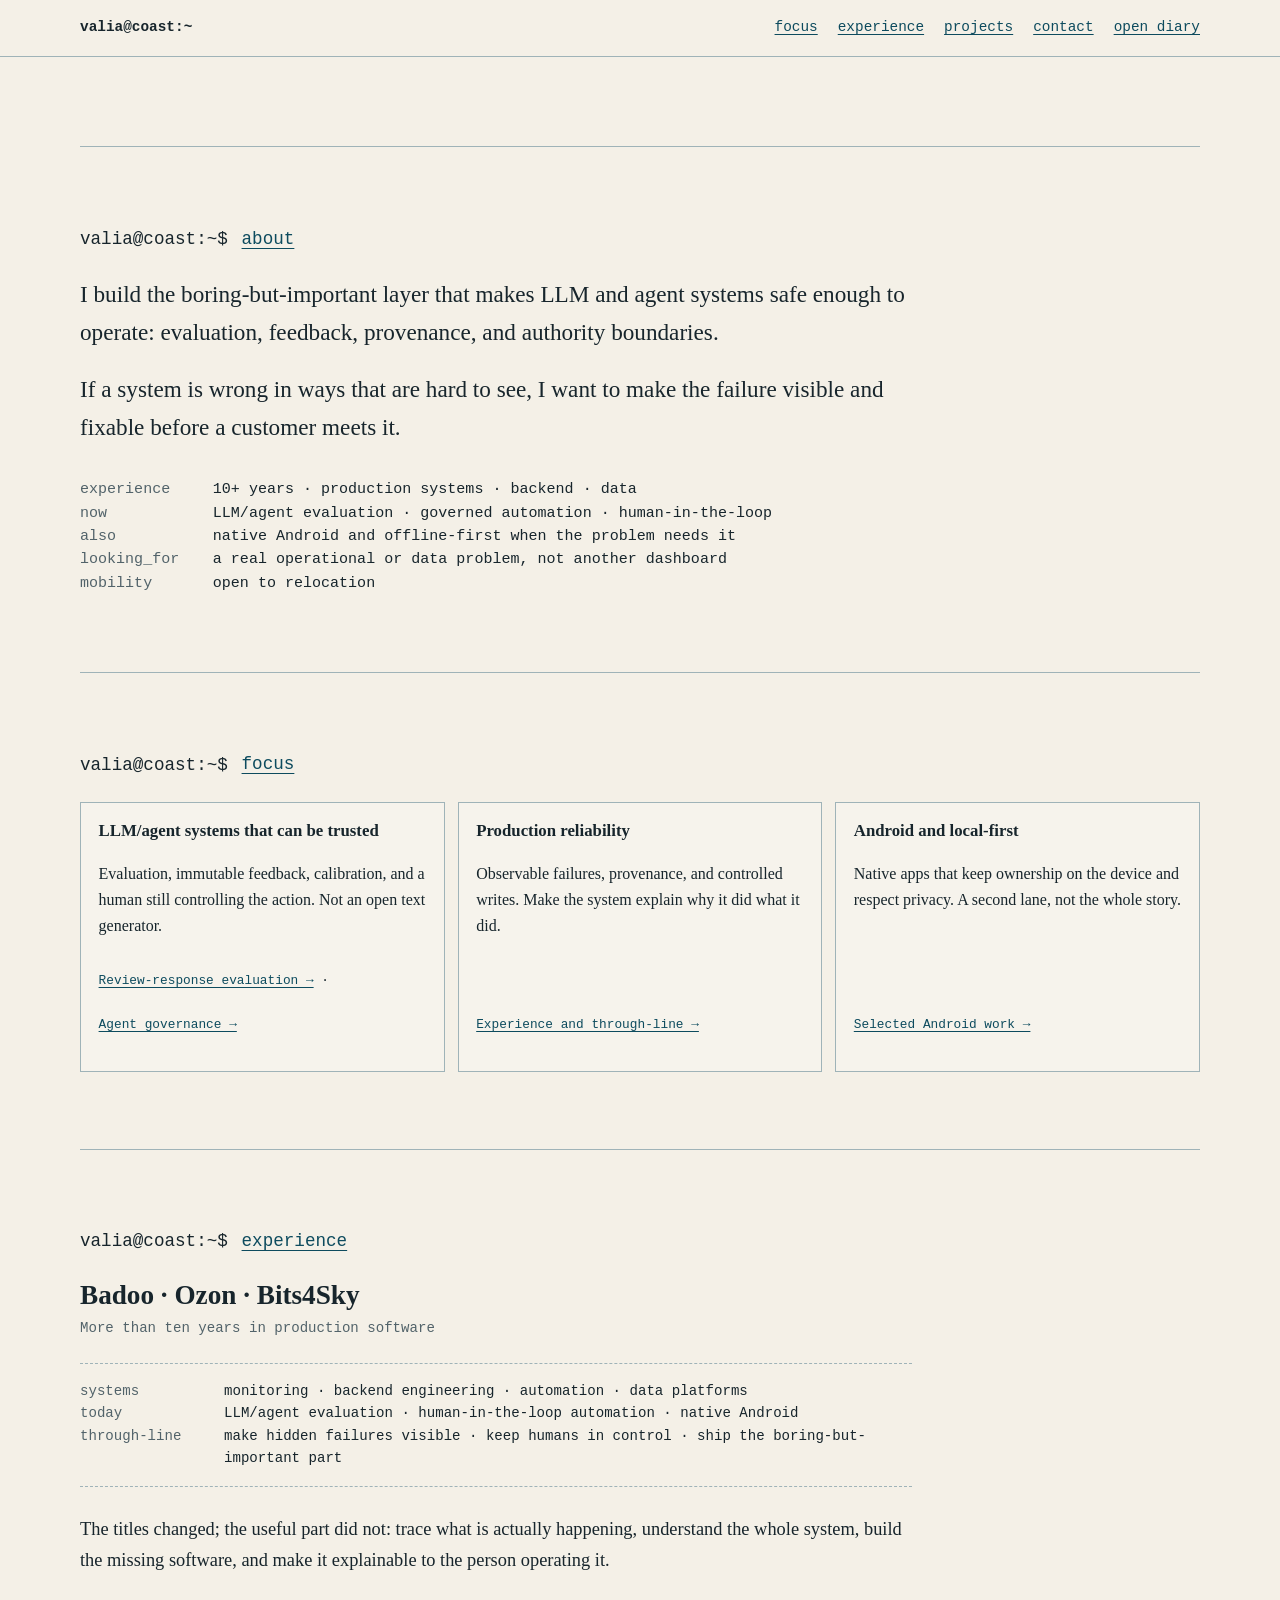
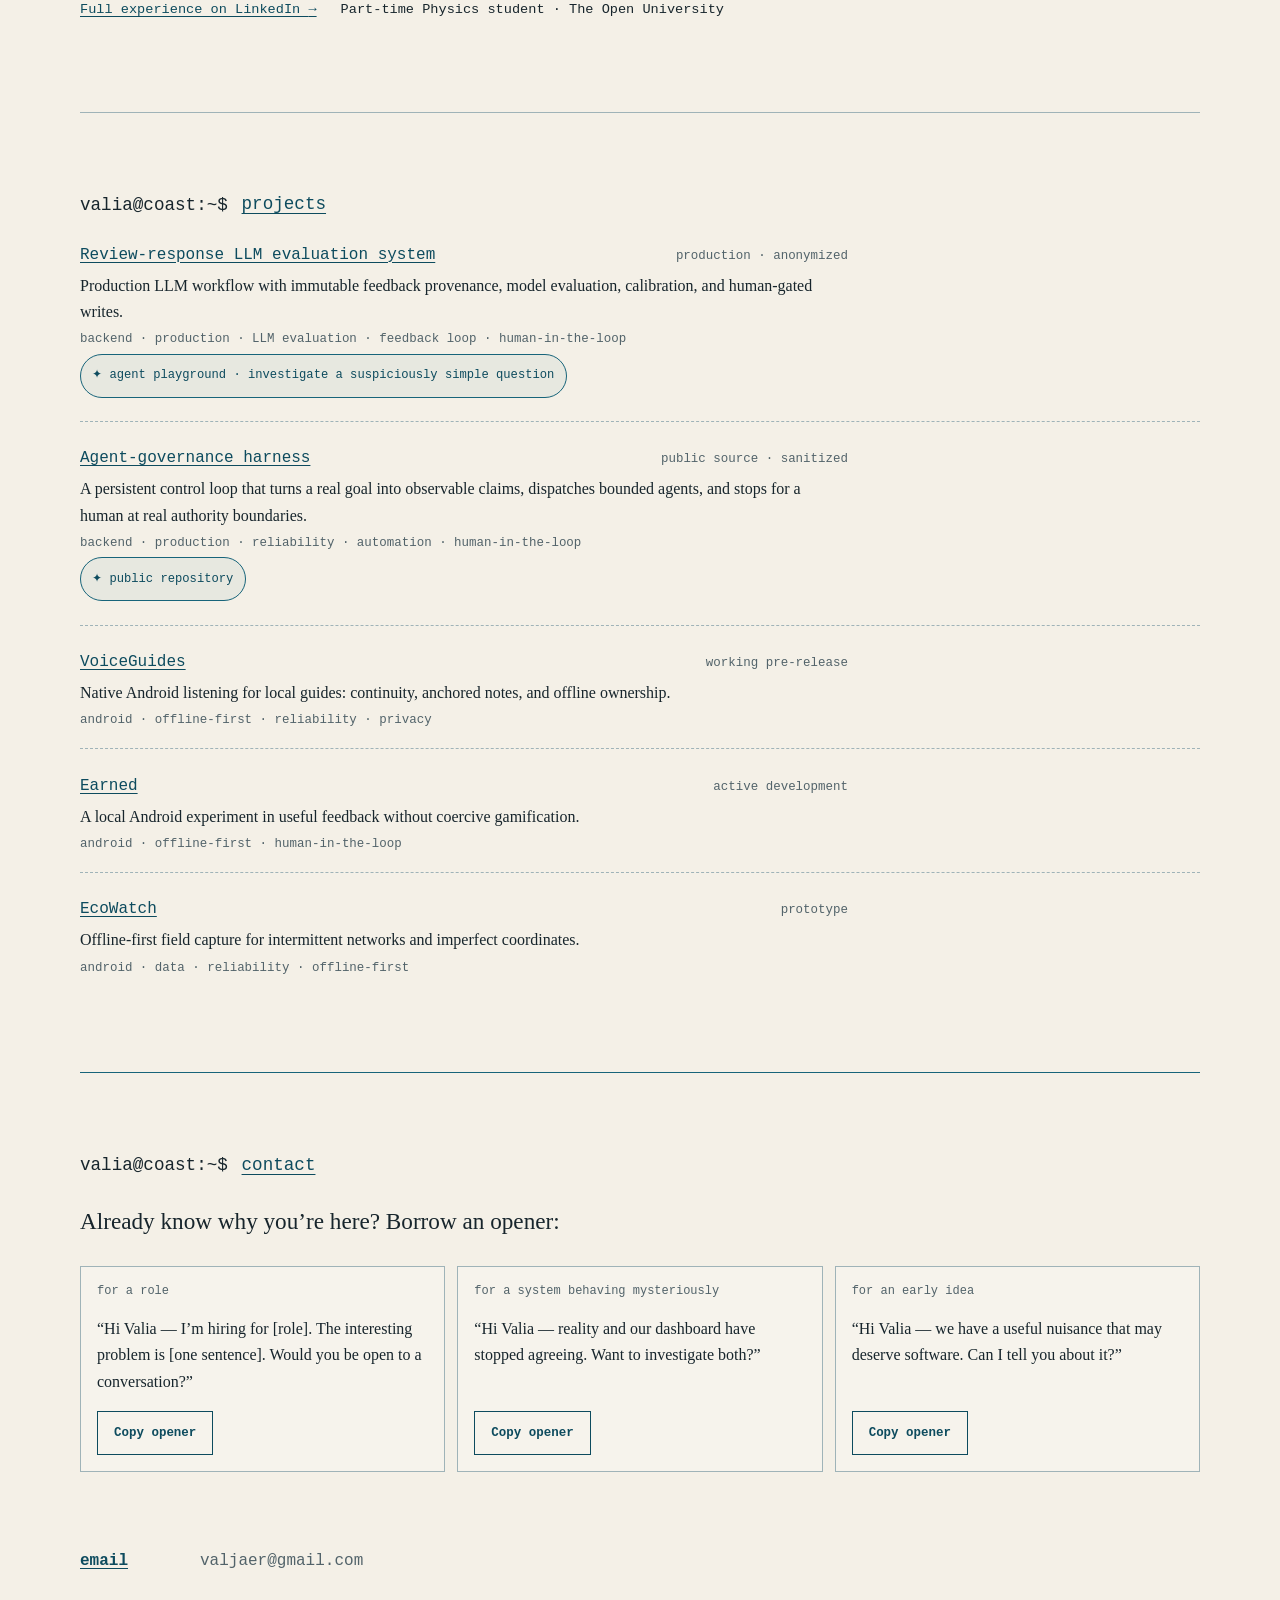
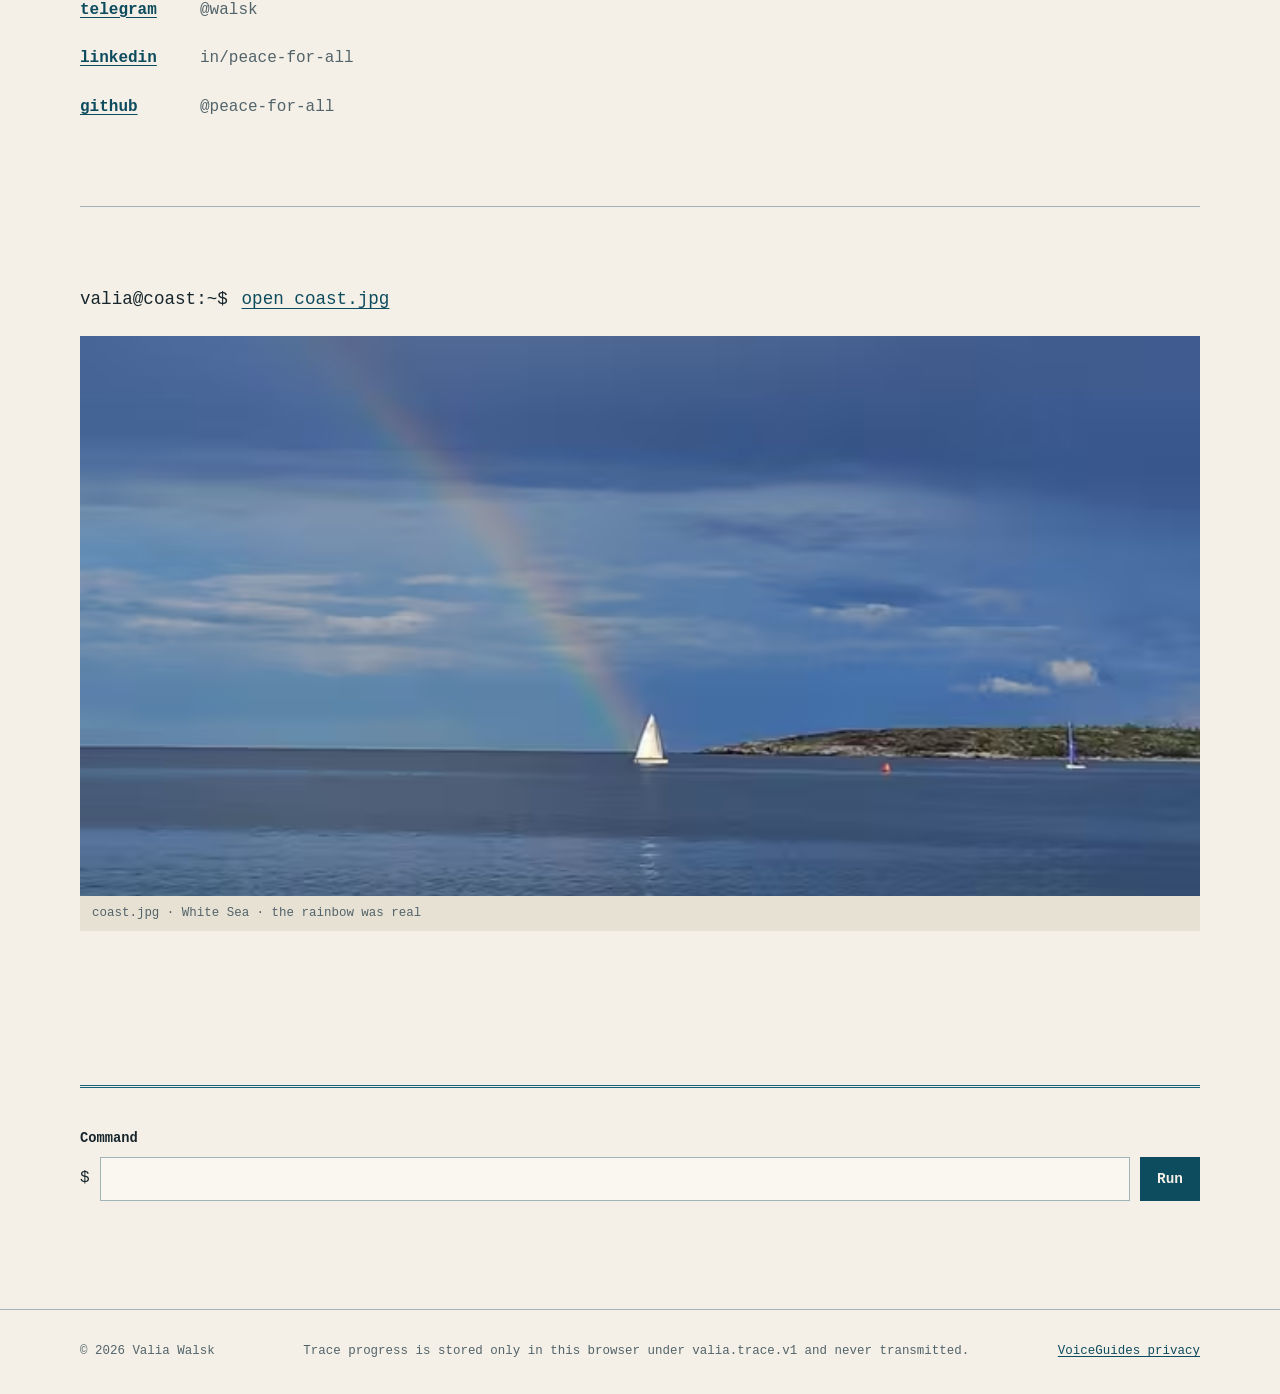
<file: index.html>
<!doctype html>
<html lang="en"><head><meta charset="utf-8"><meta name="viewport" content="width=device-width,initial-scale=1">
<title>Valia Walsk — builds and operates LLM/agent systems</title>
<meta name="description" content="Ten-plus years in production software. Now building evaluation, feedback, provenance, and authority boundaries around LLM/agent workflows, with native Android as a second lane.">
<link rel="canonical" href="https://peace-for-all.github.io/"><link rel="icon" href="/assets/favicon.svg" type="image/svg+xml"><script>if(new URLSearchParams(location.search).get("view")==="diary"||location.hash==="#diary")document.documentElement.classList.add("diary-mode")</script><link rel="stylesheet" href="/assets/site.css">
<meta property="og:type" content="website"><meta property="og:title" content="Valia Walsk — LLM/agent evaluation, reliability, and governance"><meta property="og:description" content="The boring-but-important layer that makes LLM and agent systems safe enough to operate: evaluation, feedback, provenance, and human authority."><meta property="og:url" content="https://peace-for-all.github.io/"><meta property="og:image" content="https://peace-for-all.github.io/assets/social-preview.png"><meta property="og:image:alt" content="Valia Walsk — LLM/agent evaluation, reliability, and governance"><meta name="twitter:card" content="summary_large_image">
<script type="module" src="/assets/console.js"></script><script type="module" src="/assets/webmcp.js"></script><script type="module" src="/assets/conversation.js"></script></head>
<body><a class="skip-link" href="#main">Skip to main content</a>
<header><nav class="wrap" aria-label="Primary"><h1 class="site-title"><a class="name" href="/">valia@coast:~</a></h1><ul class="portfolio-nav"><li><a href="#focus">focus</a></li><li><a href="#experience">experience</a></li><li><a href="#projects">projects</a></li><li><a href="#contact">contact</a></li><li><a href="/?view=diary">open diary</a></li></ul><ul class="diary-nav"><li><a href="/?view=all#about">read everything</a></li><li><a href="/?view=all#contact">contact directly</a></li></ul></nav></header>
<main id="main" class="wrap transcript">
  <section id="diary" class="diary-shell" aria-labelledby="diary-prompt">
    <div id="diary-intro"><h2 id="diary-prompt" class="prompt-line"><span aria-hidden="true">valia@coast:~$ </span>open something interesting</h2><p class="diary-invitation">This page is better at answering curiosity than reciting a résumé.</p><div class="starter-grid" aria-label="Pick something familiar"><button type="button" data-conversation-starter="reality_dashboard">reality ≠ dashboard</button><button type="button" data-conversation-starter="interrupted_happy_path">the happy path keeps leaving</button><button type="button" data-conversation-starter="useful_without_surveillance">useful feedback, no surveillance</button><button type="button" data-conversation-starter="network_other_plans">the network has other plans</button></div></div>
    <div id="diary-thread" hidden><div id="diary-trail"></div><details id="earlier-ink" class="earlier-ink" hidden><summary>earlier ink</summary><div id="earlier-ink-list"></div></details><div id="diary-actions" class="diary-actions"><button type="button" data-diary-path="follow_clue">follow the clue</button><button type="button" data-diary-path="show_connection">why is this here?</button><button id="make-conversation-card" type="button" hidden>shape an easy hello</button><button id="reset-diary" class="secondary-action" type="button">another thread</button></div></div>
    <p id="diary-announcement" class="sr-only" aria-live="polite"></p>
    <div id="conversation-card" class="conversation-card" hidden><p class="icebreaker-label">local conversation card · editable · unsent</p><label for="card-curiosity">What caught our attention</label><textarea id="card-curiosity" maxlength="180" rows="2"></textarea><p id="card-evidence" class="card-evidence"></p><p><a id="card-source" href="/?view=all#projects">Read the published connection</a></p><label for="card-question">A question worth discussing</label><textarea id="card-question" maxlength="180" rows="2"></textarea><label for="card-opener">A possible hello</label><textarea id="card-opener" maxlength="280" rows="3"></textarea><div class="card-actions"><button id="copy-conversation-card" type="button">copy card</button><button id="discard-conversation-card" class="secondary-action" type="button">discard card</button></div><p class="privacy-note">Nothing here is saved or sent. Copying is the only handoff.</p></div>
    <p id="diary-status" class="copy-status" aria-live="polite"></p>
  </section>

  <section class="opening" id="about" data-portfolio-content aria-labelledby="about-command">
    <h2 id="about-command" class="prompt-line"><span aria-hidden="true">valia@coast:~$ </span><a class="command" data-command="about" href="#about">about</a></h2>
    <div class="human-output intro-output"><p>I build the boring-but-important layer that makes LLM and agent systems safe enough to operate: evaluation, feedback, provenance, and authority boundaries.</p><p>If a system is wrong in ways that are hard to see, I want to make the failure visible and fixable before a customer meets it.</p></div>
    <dl class="status-list"><div><dt>experience</dt><dd>10+ years · production systems · backend · data</dd></div><div><dt>now</dt><dd>LLM/agent evaluation · governed automation · human-in-the-loop</dd></div><div><dt>also</dt><dd>native Android and offline-first when the problem needs it</dd></div><div><dt>looking_for</dt><dd>a real operational or data problem, not another dashboard</dd></div><div><dt>mobility</dt><dd>open to relocation</dd></div></dl>
  </section>

  <section id="focus" aria-labelledby="focus-command"><h2 id="focus-command" class="prompt-line"><span aria-hidden="true">valia@coast:~$ </span><a class="command" data-command="focus" href="#focus-output">focus</a></h2>
    <div id="focus-output" class="focus-grid">
      <article class="focus-card"><h3>LLM/agent systems that can be trusted</h3><p>Evaluation, immutable feedback, calibration, and a human still controlling the action. Not an open text generator.</p><p class="focus-link"><a href="/case-studies/review-response.html">Review-response evaluation →</a> · <a href="/case-studies/controlcenter.html">Agent governance →</a></p></article>
      <article class="focus-card"><h3>Production reliability</h3><p>Observable failures, provenance, and controlled writes. Make the system explain why it did what it did.</p><p class="focus-link"><a href="#experience">Experience and through-line →</a></p></article>
      <article class="focus-card"><h3>Android and local-first</h3><p>Native apps that keep ownership on the device and respect privacy. A second lane, not the whole story.</p><p class="focus-link"><a href="#projects">Selected Android work →</a></p></article>
    </div>
  </section>

  <section id="experience" aria-labelledby="experience-command"><h2 id="experience-command" class="prompt-line"><span aria-hidden="true">valia@coast:~$ </span><a class="command" data-command="experience" href="#experience-output">experience</a></h2>
    <div id="experience-output" class="experience-list">
      <p class="experience-name">Badoo · Ozon · Bits4Sky</p><p class="experience-scope">More than ten years in production software</p>
      <dl class="experience-signals"><div><dt>systems</dt><dd>monitoring · backend engineering · automation · data platforms</dd></div><div><dt>today</dt><dd>LLM/agent evaluation · human-in-the-loop automation · native Android</dd></div><div><dt>through-line</dt><dd>make hidden failures visible · keep humans in control · ship the boring-but-important part</dd></div></dl>
      <p class="experience-summary">The titles changed; the useful part did not: trace what is actually happening, understand the whole system, build the missing software, and make it explainable to the person operating it.</p>
      <p class="inline-links"><a href="https://www.linkedin.com/in/peace-for-all" rel="me">Full experience on LinkedIn <span aria-hidden="true">→</span></a><span>Part-time Physics student · The Open University</span></p>
    </div>
  </section>

  <section id="projects" aria-labelledby="projects-command"><h2 id="projects-command" class="prompt-line"><span aria-hidden="true">valia@coast:~$ </span><a class="command" data-command="projects" href="#projects-output">projects</a></h2>
    <div id="projects-output" class="listing" aria-label="Selected projects">
      <article data-project="review-system"><p class="file-line"><a href="/case-studies/review-response.html">Review-response LLM evaluation system</a><small>production · anonymized</small></p><p>Production LLM workflow with immutable feedback provenance, model evaluation, calibration, and human-gated writes.</p><p class="project-focus">backend · production · LLM evaluation · feedback loop · human-in-the-loop</p><p><a class="agent-badge" href="/case-studies/review-response.html#case-lab"><span aria-hidden="true">✦</span> agent playground · investigate a suspiciously simple question</a></p></article>
      <article data-project="controlcenter"><p class="file-line"><a href="/case-studies/controlcenter.html">Agent-governance harness</a><small>public source · sanitized</small></p><p>A persistent control loop that turns a real goal into observable claims, dispatches bounded agents, and stops for a human at real authority boundaries.</p><p class="project-focus">backend · production · reliability · automation · human-in-the-loop</p><p><a class="agent-badge" href="https://github.com/peace-for-all/mission-harness"><span aria-hidden="true">✦</span> public repository</a></p></article>
      <article data-project="voiceguides"><p class="file-line"><a href="/case-studies/voiceguides.html">VoiceGuides</a><small>working pre-release</small></p><p>Native Android listening for local guides: continuity, anchored notes, and offline ownership.</p><p class="project-focus">android · offline-first · reliability · privacy</p></article>
      <article data-project="earned"><p class="file-line"><a href="/case-studies/earned.html">Earned</a><small>active development</small></p><p>A local Android experiment in useful feedback without coercive gamification.</p><p class="project-focus">android · offline-first · human-in-the-loop</p></article>
      <article data-project="ecowatch"><p class="file-line"><a href="/case-studies/ecowatch.html">EcoWatch</a><small>prototype</small></p><p>Offline-first field capture for intermittent networks and imperfect coordinates.</p><p class="project-focus">android · data · reliability · offline-first</p></article>
    </div><p id="webmcp-status" class="webmcp-status" aria-live="polite" hidden></p>
  </section>

  <section id="contact" class="contact-section" aria-labelledby="contact-command"><h2 id="contact-command" class="prompt-line"><span aria-hidden="true">valia@coast:~$ </span><a class="command" data-command="contact" href="#contact-output">contact</a></h2><div id="contact-output"><p class="human-output">Already know why you’re here? Borrow an opener:</p><div class="icebreakers">
    <article><p class="icebreaker-label">for a role</p><p>“Hi Valia — I’m hiring for [role]. The interesting problem is [one sentence]. Would you be open to a conversation?”</p><button type="button" class="copy-opener" data-copy="Hi Valia — I’m hiring for [role]. The interesting problem is [one sentence]. Would you be open to a conversation?">Copy opener</button></article>
    <article><p class="icebreaker-label">for a system behaving mysteriously</p><p>“Hi Valia — reality and our dashboard have stopped agreeing. Want to investigate both?”</p><button type="button" class="copy-opener" data-copy="Hi Valia — reality and our dashboard have stopped agreeing. Want to investigate both?">Copy opener</button></article>
    <article><p class="icebreaker-label">for an early idea</p><p>“Hi Valia — we have a useful nuisance that may deserve software. Can I tell you about it?”</p><button type="button" class="copy-opener" data-copy="Hi Valia — we have a useful nuisance that may deserve software. Can I tell you about it?">Copy opener</button></article>
  </div><p id="copy-status" class="copy-status" aria-live="polite"></p><ul class="contact-links"><li><a href="mailto:valjaer@gmail.com">email</a><span>valjaer@gmail.com</span></li><li><a href="https://t.me/walsk">telegram</a><span>@walsk</span></li><li><a href="https://www.linkedin.com/in/peace-for-all" rel="me">linkedin</a><span>in/peace-for-all</span></li><li><a href="https://github.com/peace-for-all" rel="me">github</a><span>@peace-for-all</span></li></ul></div></section>

  <section id="coast" aria-labelledby="coast-command"><h2 id="coast-command" class="prompt-line"><span aria-hidden="true">valia@coast:~$ </span><a class="command" data-command="open coast.jpg" href="#coast-output">open coast.jpg</a></h2><figure id="coast-output" class="coast"><picture><source type="image/avif" srcset="/assets/finn-rainbow-640.avif 640w, /assets/finn-rainbow-1280.avif 1280w" sizes="(min-width:72rem) 1120px, calc(100vw - 2rem)"><source type="image/webp" srcset="/assets/finn-rainbow-640.webp 640w, /assets/finn-rainbow-1280.webp 1280w" sizes="(min-width:72rem) 1120px, calc(100vw - 2rem)"><img src="/assets/finn-rainbow-1280.jpg" srcset="/assets/finn-rainbow-640.jpg 640w, /assets/finn-rainbow-1280.jpg 1280w" sizes="(min-width:72rem) 1120px, calc(100vw - 2rem)" width="1280" height="640" alt="A faint rainbow descends through blue storm clouds toward a white sailboat on calm sea."></picture><figcaption>coast.jpg · White Sea · the rainbow was real</figcaption></figure></section>
  <details class="console-disclosure" id="console"><summary>type a command</summary><form class="console-form" aria-label="command console"><label for="command-input">Command</label><div class="input-row"><span aria-hidden="true">$</span><input id="command-input" name="command" type="text" autocomplete="off" autocapitalize="none" spellcheck="false" enterkeyhint="go"><button type="submit">Run</button></div></form><div id="console-output" class="console-output" aria-live="polite" aria-atomic="false"></div></details>
  <noscript><p class="noscript">JavaScript is off. All professional content and links remain available above; typed commands, rehearsal controls, and trace memory are unavailable.</p></noscript>
</main><footer><div class="wrap"><span>© 2026 Valia Walsk</span><span>Trace progress is stored only in this browser under <code>valia.trace.v1</code> and never transmitted.</span><a href="/voiceguides/privacy.html">VoiceGuides privacy</a></div></footer></body></html>
</file>
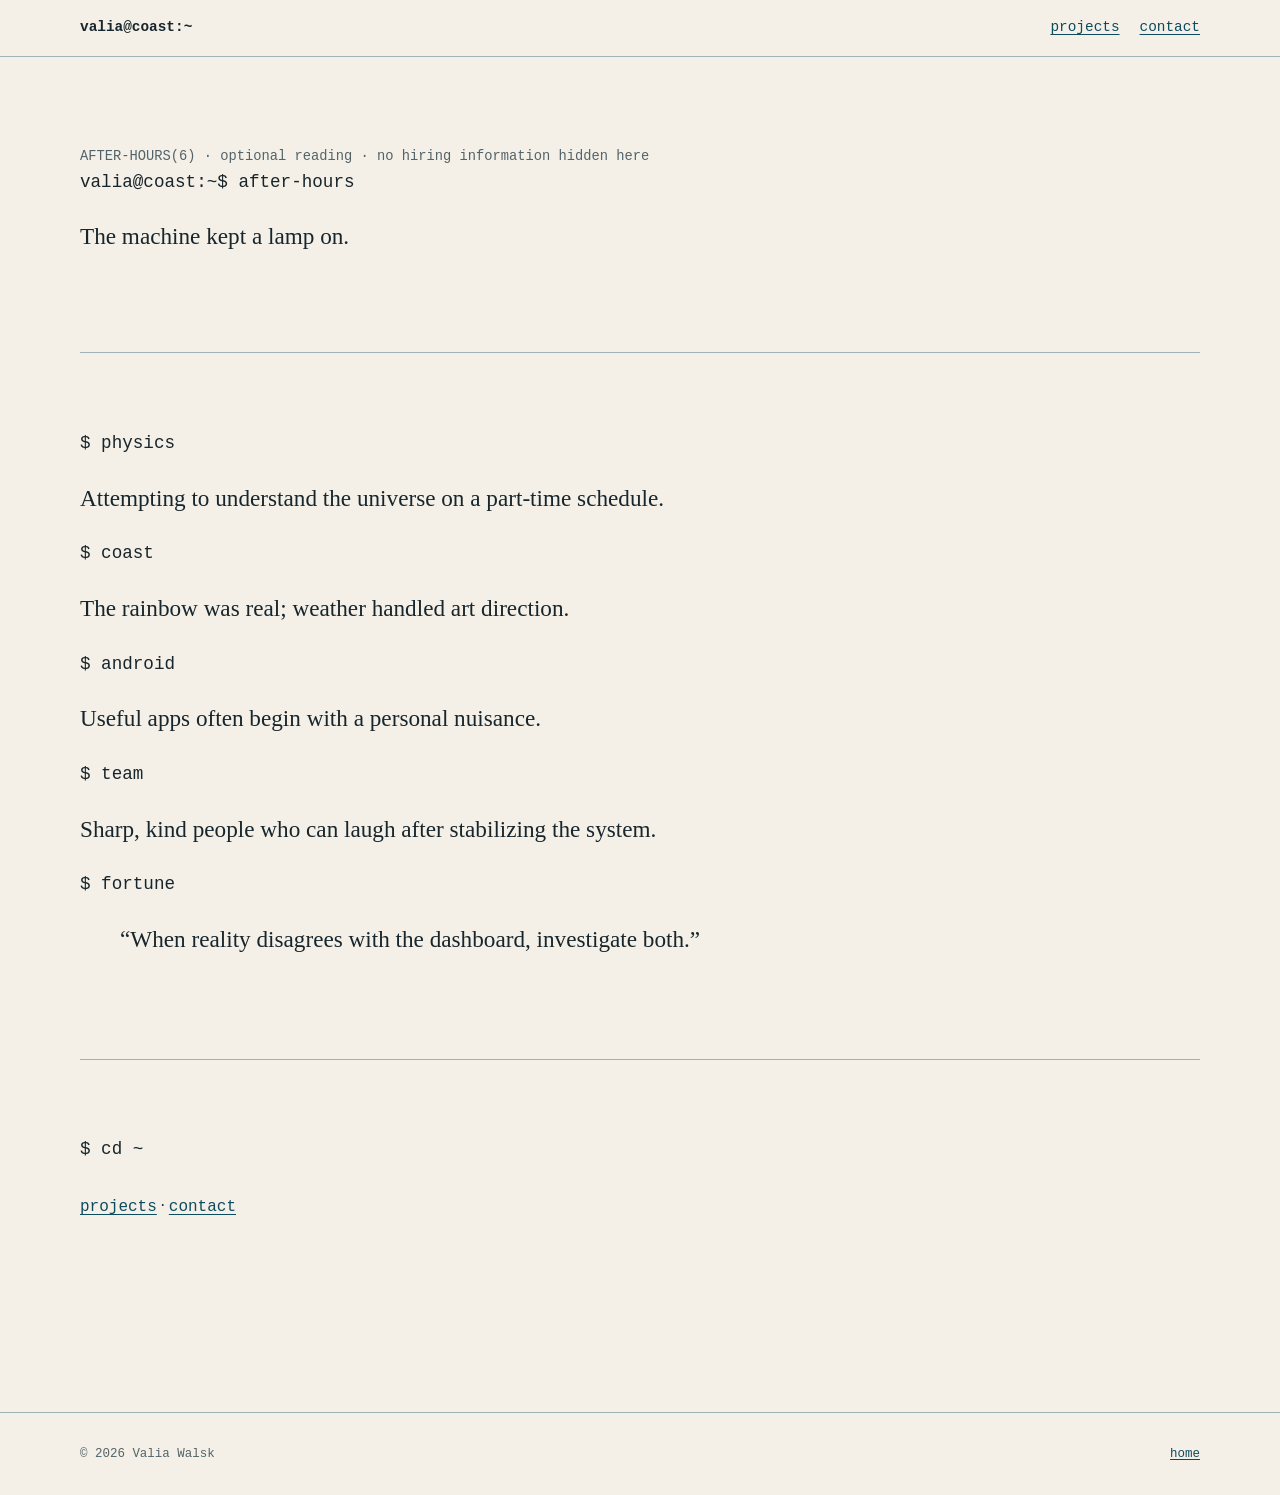
<file: after-hours.html>
<!doctype html><html lang="en"><head><meta charset="utf-8"><meta name="viewport" content="width=device-width,initial-scale=1"><title>After hours — Valia Walsk</title><meta name="description" content="The non-essential night shift: physics, the coast, Android, and teams."><link rel="canonical" href="https://peace-for-all.github.io/after-hours.html"><link rel="icon" href="/assets/favicon.svg" type="image/svg+xml"><link rel="stylesheet" href="/assets/site.css"></head><body><a class="skip-link" href="#main">Skip to main content</a><header><nav class="wrap" aria-label="Primary"><a class="name" href="/">valia@coast:~</a><ul><li><a href="/#projects">projects</a></li><li><a href="/#contact">contact</a></li></ul></nav></header><main id="main" class="wrap transcript"><section class="opening"><p class="manual-name">AFTER-HOURS(6) · optional reading · no hiring information hidden here</p><h1 class="prompt-line"><span aria-hidden="true">valia@coast:~$ </span>after-hours</h1><div class="human-output"><p>The machine kept a lamp on.</p></div></section><section><h2 class="prompt-line">$ physics</h2><p class="human-output">Attempting to understand the universe on a part-time schedule.</p><h2 class="prompt-line">$ coast</h2><p class="human-output">The rainbow was real; weather handled art direction.</p><h2 class="prompt-line">$ android</h2><p class="human-output">Useful apps often begin with a personal nuisance.</p><h2 class="prompt-line">$ team</h2><p class="human-output">Sharp, kind people who can laugh after stabilizing the system.</p><h2 class="prompt-line">$ fortune</h2><blockquote class="human-output">“When reality disagrees with the dashboard, investigate both.”</blockquote></section><section><h2 class="prompt-line">$ cd ~</h2><p><a class="return-command" href="/#projects">projects</a> · <a class="return-command" href="/#contact">contact</a></p></section></main><footer><div class="wrap"><span>© 2026 Valia Walsk</span><a href="/">home</a></div></footer></body></html>
</file>
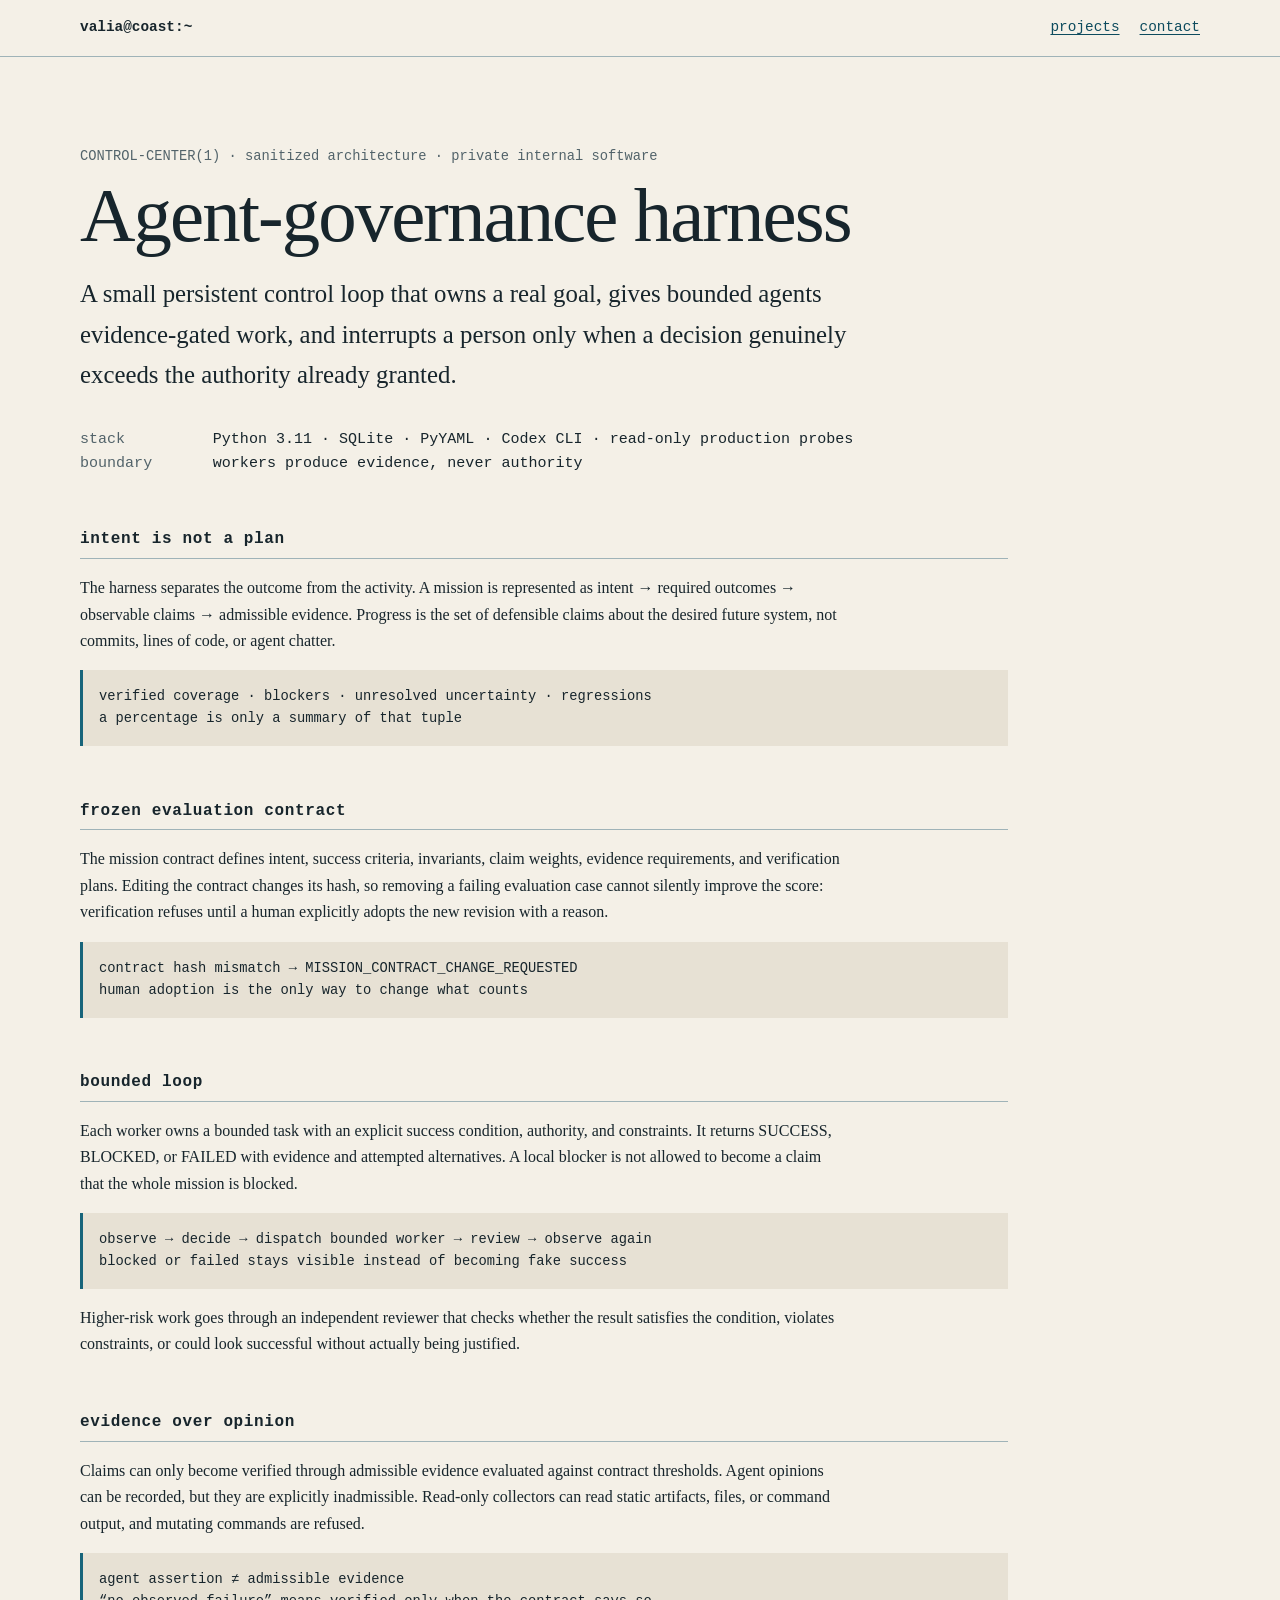
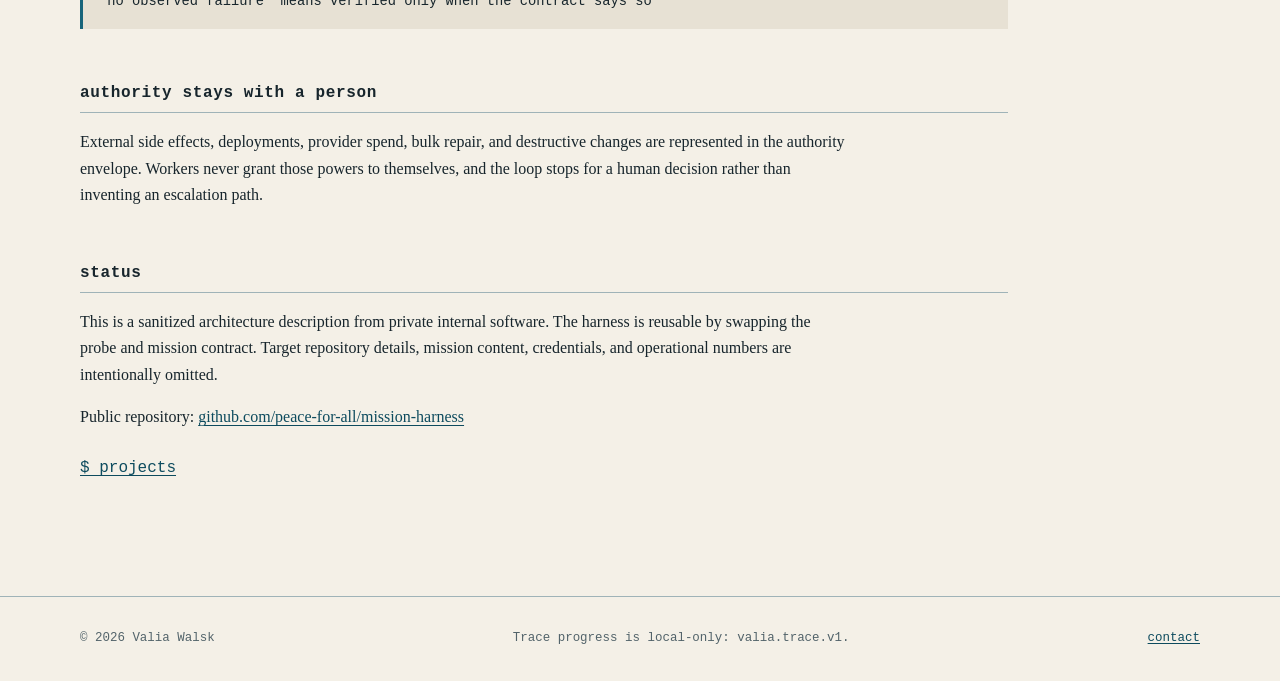
<file: case-studies/controlcenter.html>
<!doctype html><html lang="en"><head><meta charset="utf-8"><meta name="viewport" content="width=device-width,initial-scale=1"><title>Agent-governance harness — Valia Walsk</title><meta name="description" content="A persistent mission harness that turns a real goal into observable claims, gives bounded agents evidence-gated work, and stops for a human at real authority boundaries."><link rel="canonical" href="https://peace-for-all.github.io/case-studies/controlcenter.html"><link rel="icon" href="/assets/favicon.svg" type="image/svg+xml"><link rel="stylesheet" href="/assets/site.css"><script type="module" src="/assets/console.js"></script></head><body><a class="skip-link" href="#main">Skip to main content</a><header><nav class="wrap" aria-label="Primary"><a class="name" href="/">valia@coast:~</a><ul><li><a href="/#projects">projects</a></li><li><a href="/#contact">contact</a></li></ul></nav></header><main id="main" class="wrap"><article class="casefile"><p class="manual-name">CONTROL-CENTER(1) · sanitized architecture · private internal software</p><h1>Agent-governance harness</h1><p class="lede">A small persistent control loop that owns a real goal, gives bounded agents evidence-gated work, and interrupts a person only when a decision genuinely exceeds the authority already granted.</p><dl class="case-meta"><div><dt>stack</dt><dd>Python 3.11 · SQLite · PyYAML · Codex CLI · read-only production probes</dd></div><div><dt>boundary</dt><dd>workers produce evidence, never authority</dd></div></dl>
<h2 id="intent">intent is not a plan</h2><p>The harness separates the outcome from the activity. A mission is represented as intent → required outcomes → observable claims → admissible evidence. Progress is the set of defensible claims about the desired future system, not commits, lines of code, or agent chatter.</p><div class="evidence">verified coverage · blockers · unresolved uncertainty · regressions<br>a percentage is only a summary of that tuple</div>
<h2 id="contract">frozen evaluation contract</h2><p>The mission contract defines intent, success criteria, invariants, claim weights, evidence requirements, and verification plans. Editing the contract changes its hash, so removing a failing evaluation case cannot silently improve the score: verification refuses until a human explicitly adopts the new revision with a reason.</p><div class="evidence">contract hash mismatch → MISSION_CONTRACT_CHANGE_REQUESTED<br>human adoption is the only way to change what counts</div>
<h2 id="loop">bounded loop</h2><p>Each worker owns a bounded task with an explicit success condition, authority, and constraints. It returns SUCCESS, BLOCKED, or FAILED with evidence and attempted alternatives. A local blocker is not allowed to become a claim that the whole mission is blocked.</p><div class="evidence">observe → decide → dispatch bounded worker → review → observe again<br>blocked or failed stays visible instead of becoming fake success</div><p>Higher-risk work goes through an independent reviewer that checks whether the result satisfies the condition, violates constraints, or could look successful without actually being justified.</p>
<h2 id="evidence">evidence over opinion</h2><p>Claims can only become verified through admissible evidence evaluated against contract thresholds. Agent opinions can be recorded, but they are explicitly inadmissible. Read-only collectors can read static artifacts, files, or command output, and mutating commands are refused.</p><div class="evidence">agent assertion ≠ admissible evidence<br>“no observed failure” means verified only when the contract says so</div>
<h2 id="authority">authority stays with a person</h2><p>External side effects, deployments, provider spend, bulk repair, and destructive changes are represented in the authority envelope. Workers never grant those powers to themselves, and the loop stops for a human decision rather than inventing an escalation path.</p>
<h2 id="status">status</h2><p>This is a sanitized architecture description from private internal software. The harness is reusable by swapping the probe and mission contract. Target repository details, mission content, credentials, and operational numbers are intentionally omitted.</p><p>Public repository: <a href="https://github.com/peace-for-all/mission-harness">github.com/peace-for-all/mission-harness</a></p><p><a class="return-command" href="/#projects">$ projects</a></p></article></main><footer><div class="wrap"><span>© 2026 Valia Walsk</span><span>Trace progress is local-only: <code>valia.trace.v1</code>.</span><a href="/#contact">contact</a></div></footer></body></html>
</file>
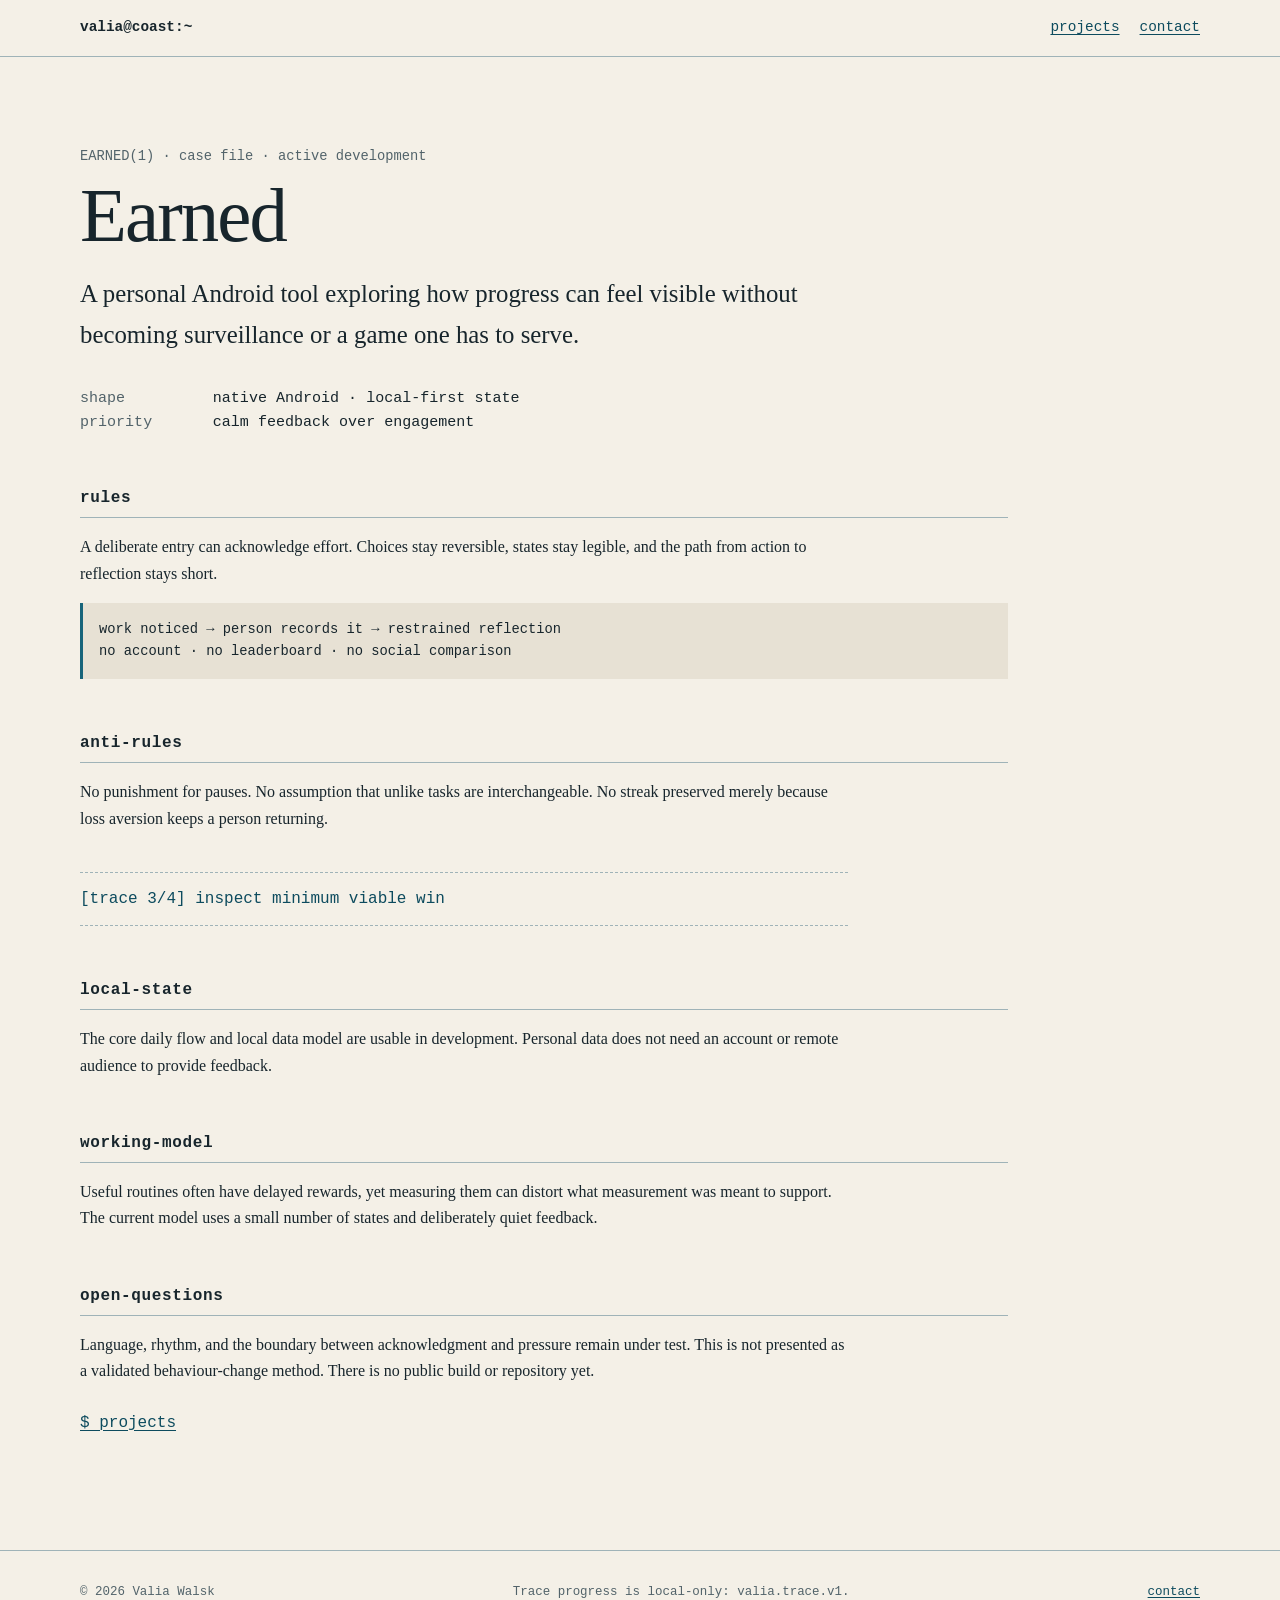
<file: case-studies/earned.html>
<!doctype html><html lang="en"><head><meta charset="utf-8"><meta name="viewport" content="width=device-width,initial-scale=1"><title>Earned case file — Valia Walsk</title><meta name="description" content="Earned: a local Android experiment in useful feedback without coercive gamification."><link rel="canonical" href="https://peace-for-all.github.io/case-studies/earned.html"><link rel="icon" href="/assets/favicon.svg" type="image/svg+xml"><link rel="stylesheet" href="/assets/site.css"><script type="module" src="/assets/console.js"></script></head><body><a class="skip-link" href="#main">Skip to main content</a><header><nav class="wrap" aria-label="Primary"><a class="name" href="/">valia@coast:~</a><ul><li><a href="/#projects">projects</a></li><li><a href="/#contact">contact</a></li></ul></nav></header><main id="main" class="wrap"><article class="casefile"><p class="manual-name">EARNED(1) · case file · active development</p><h1>Earned</h1><p class="lede">A personal Android tool exploring how progress can feel visible without becoming surveillance or a game one has to serve.</p><dl class="case-meta"><div><dt>shape</dt><dd>native Android · local-first state</dd></div><div><dt>priority</dt><dd>calm feedback over engagement</dd></div></dl>
<h2 id="rules">rules</h2><p>A deliberate entry can acknowledge effort. Choices stay reversible, states stay legible, and the path from action to reflection stays short.</p><div class="evidence">work noticed → person records it → restrained reflection<br>no account · no leaderboard · no social comparison</div>
<h2 id="anti-rules">anti-rules</h2><p>No punishment for pauses. No assumption that unlike tasks are interchangeable. No streak preserved merely because loss aversion keeps a person returning.</p>
<details class="trace" data-trace="3"><summary>[trace 3/4] inspect minimum viable win</summary><p>“I showed up” counts as a win; some requirements improve by becoming kinder.</p></details>
<h2 id="local-state">local-state</h2><p>The core daily flow and local data model are usable in development. Personal data does not need an account or remote audience to provide feedback.</p>
<h2 id="working-model">working-model</h2><p>Useful routines often have delayed rewards, yet measuring them can distort what measurement was meant to support. The current model uses a small number of states and deliberately quiet feedback.</p>
<h2 id="open-questions">open-questions</h2><p>Language, rhythm, and the boundary between acknowledgment and pressure remain under test. This is not presented as a validated behaviour-change method. There is no public build or repository yet.</p><p><a class="return-command" href="/#projects">$ projects</a></p></article></main><footer><div class="wrap"><span>© 2026 Valia Walsk</span><span>Trace progress is local-only: <code>valia.trace.v1</code>.</span><a href="/#contact">contact</a></div></footer></body></html>
</file>
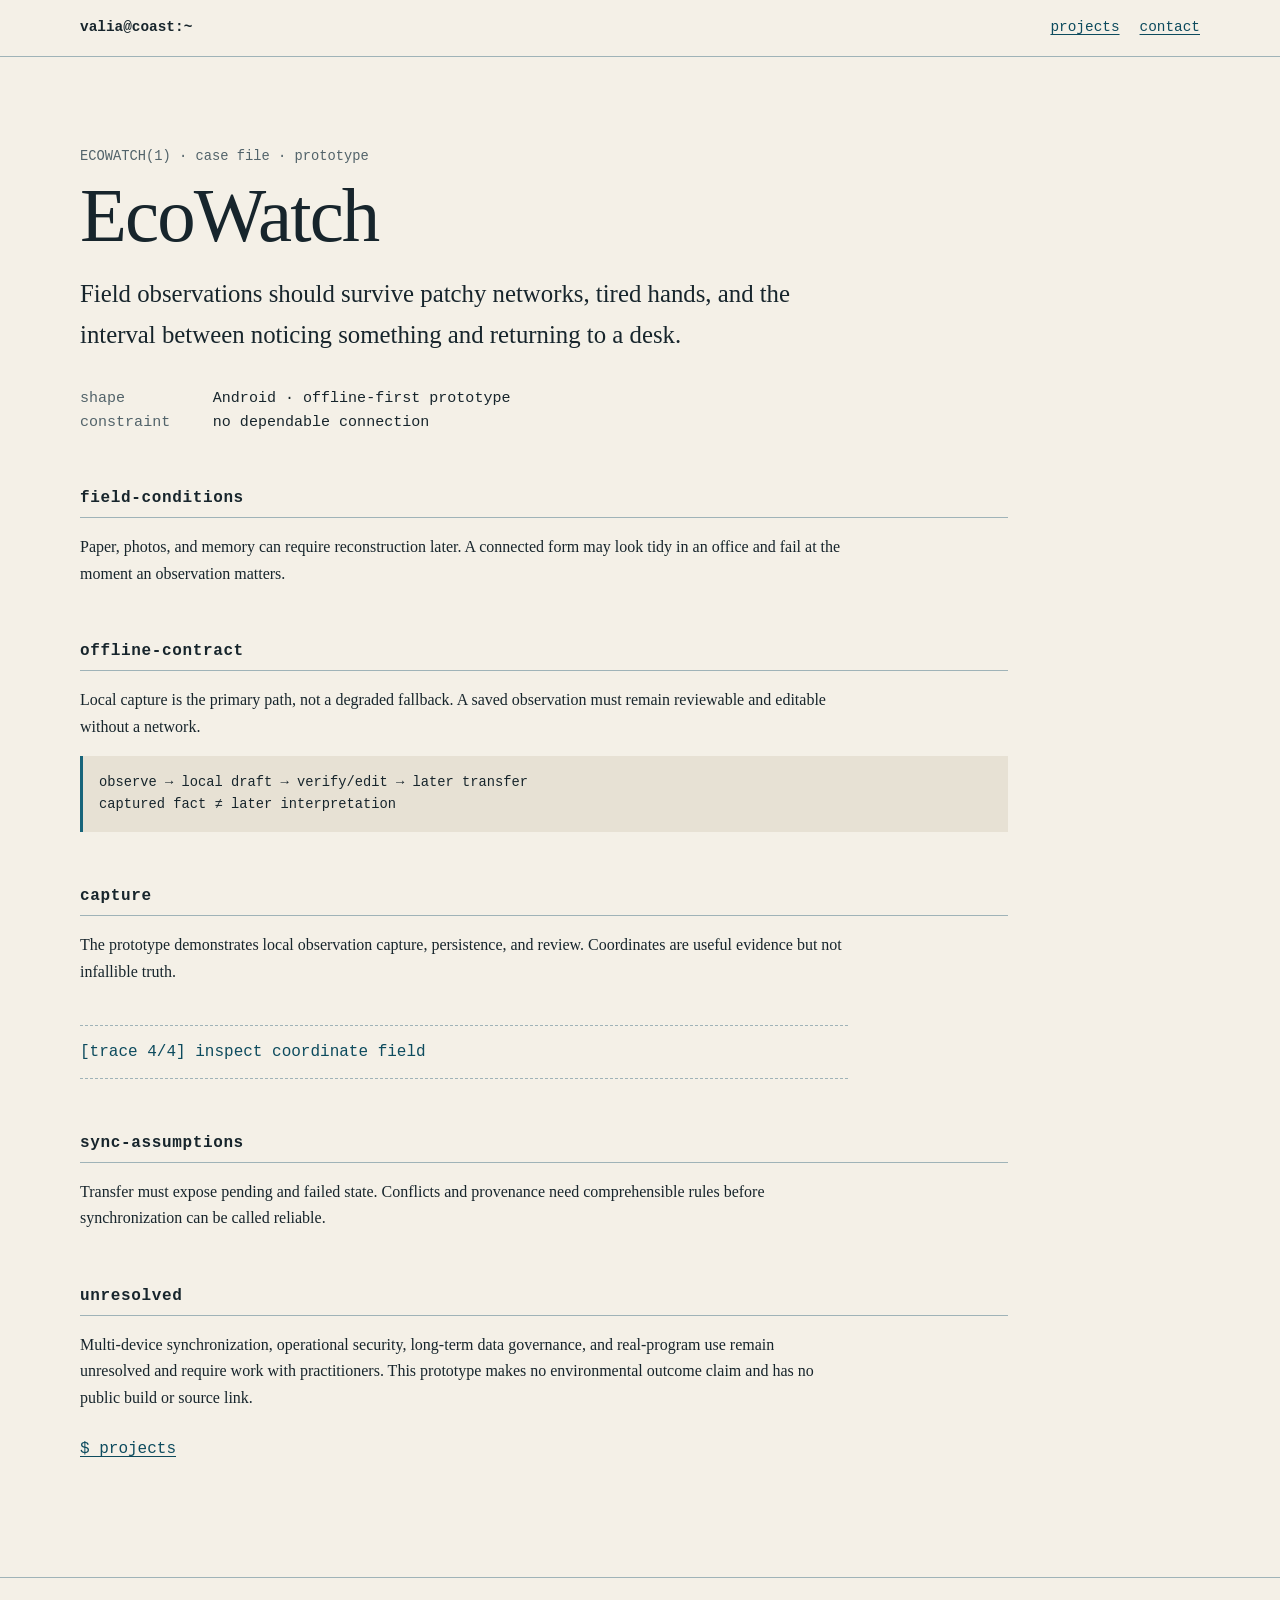
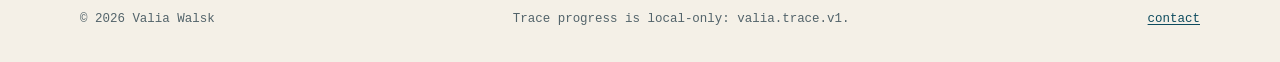
<file: case-studies/ecowatch.html>
<!doctype html><html lang="en"><head><meta charset="utf-8"><meta name="viewport" content="width=device-width,initial-scale=1"><title>EcoWatch case file — Valia Walsk</title><meta name="description" content="EcoWatch: an offline-first Android field-software prototype for intermittent networks."><link rel="canonical" href="https://peace-for-all.github.io/case-studies/ecowatch.html"><link rel="icon" href="/assets/favicon.svg" type="image/svg+xml"><link rel="stylesheet" href="/assets/site.css"><script type="module" src="/assets/console.js"></script></head><body><a class="skip-link" href="#main">Skip to main content</a><header><nav class="wrap" aria-label="Primary"><a class="name" href="/">valia@coast:~</a><ul><li><a href="/#projects">projects</a></li><li><a href="/#contact">contact</a></li></ul></nav></header><main id="main" class="wrap"><article class="casefile"><p class="manual-name">ECOWATCH(1) · case file · prototype</p><h1>EcoWatch</h1><p class="lede">Field observations should survive patchy networks, tired hands, and the interval between noticing something and returning to a desk.</p><dl class="case-meta"><div><dt>shape</dt><dd>Android · offline-first prototype</dd></div><div><dt>constraint</dt><dd>no dependable connection</dd></div></dl>
<h2 id="field-conditions">field-conditions</h2><p>Paper, photos, and memory can require reconstruction later. A connected form may look tidy in an office and fail at the moment an observation matters.</p>
<h2 id="offline-contract">offline-contract</h2><p>Local capture is the primary path, not a degraded fallback. A saved observation must remain reviewable and editable without a network.</p><div class="evidence">observe → local draft → verify/edit → later transfer<br>captured fact ≠ later interpretation</div>
<h2 id="capture">capture</h2><p>The prototype demonstrates local observation capture, persistence, and review. Coordinates are useful evidence but not infallible truth.</p>
<details class="trace" data-trace="4"><summary>[trace 4/4] inspect coordinate field</summary><p>Coordinates remain editable because GPS can be confidently wrong.</p></details>
<h2 id="sync-assumptions">sync-assumptions</h2><p>Transfer must expose pending and failed state. Conflicts and provenance need comprehensible rules before synchronization can be called reliable.</p>
<h2 id="unresolved">unresolved</h2><p>Multi-device synchronization, operational security, long-term data governance, and real-program use remain unresolved and require work with practitioners. This prototype makes no environmental outcome claim and has no public build or source link.</p><p><a class="return-command" href="/#projects">$ projects</a></p></article></main><footer><div class="wrap"><span>© 2026 Valia Walsk</span><span>Trace progress is local-only: <code>valia.trace.v1</code>.</span><a href="/#contact">contact</a></div></footer></body></html>
</file>
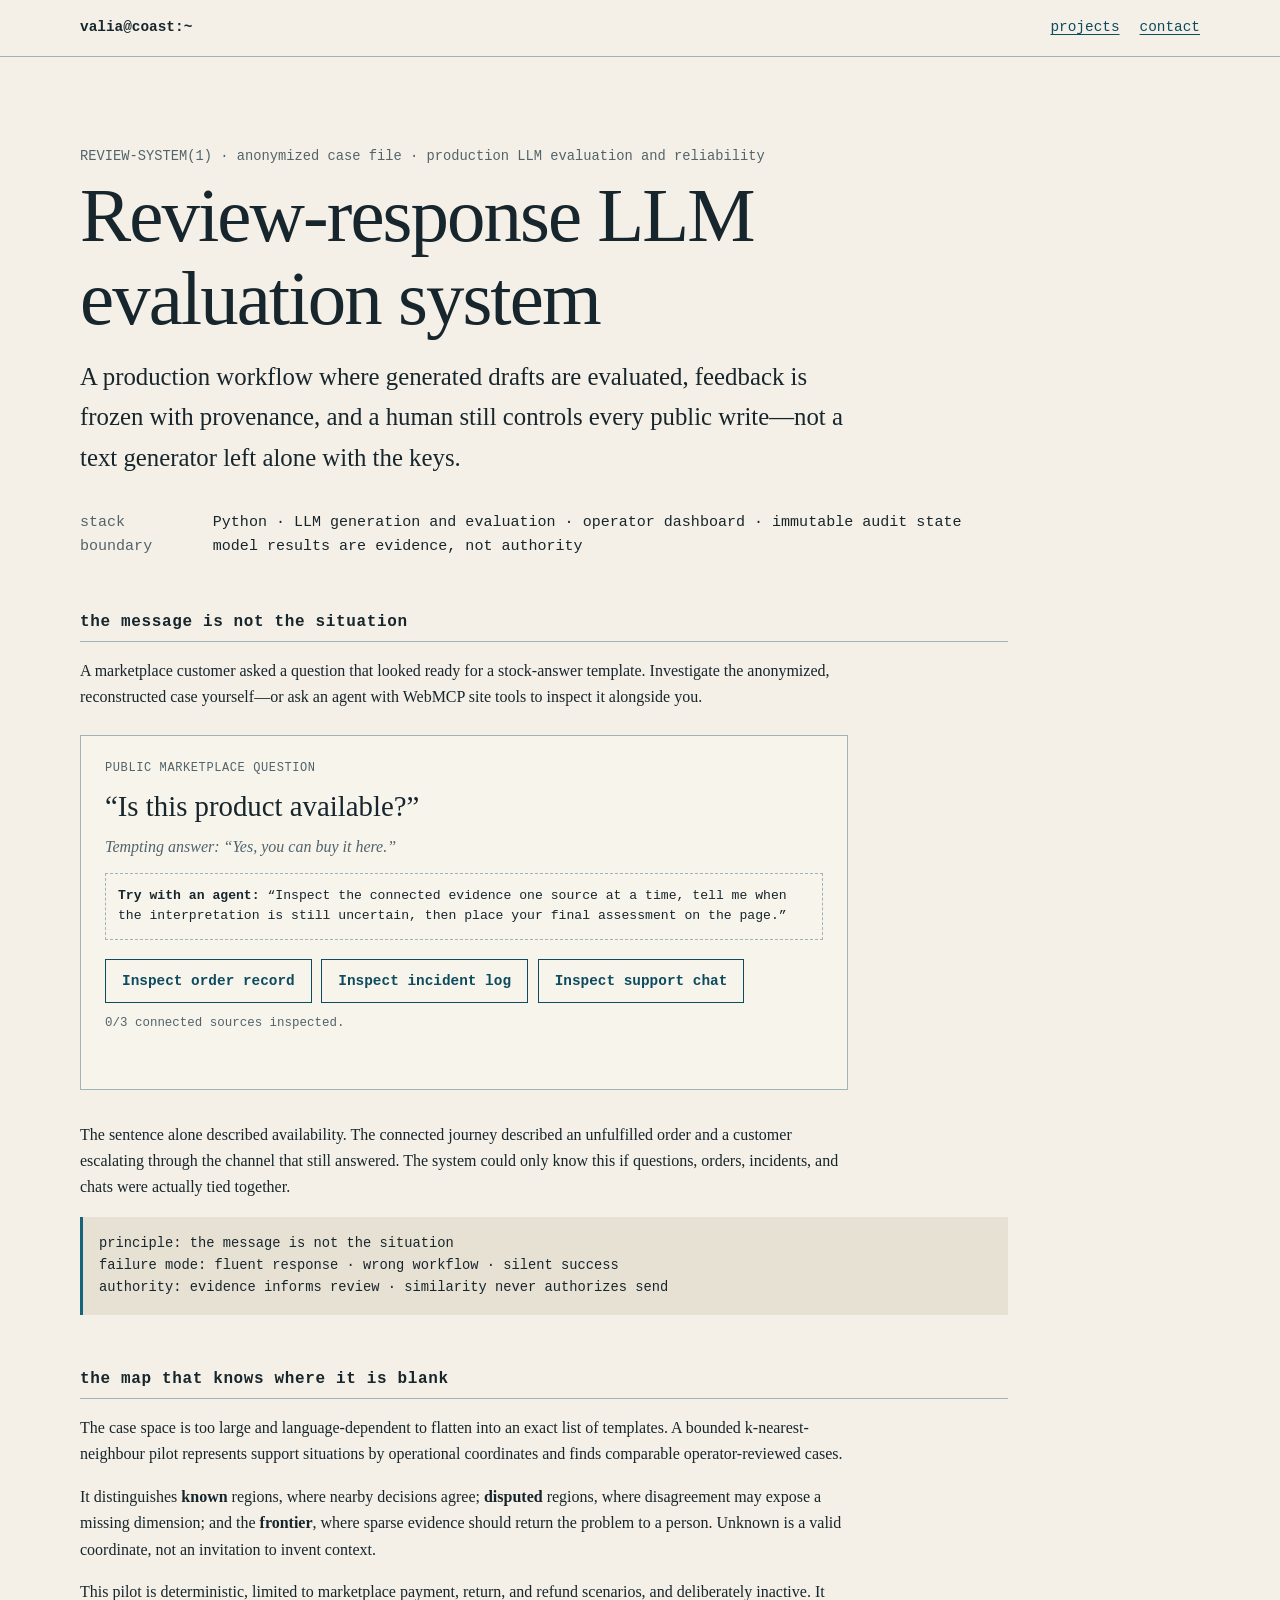
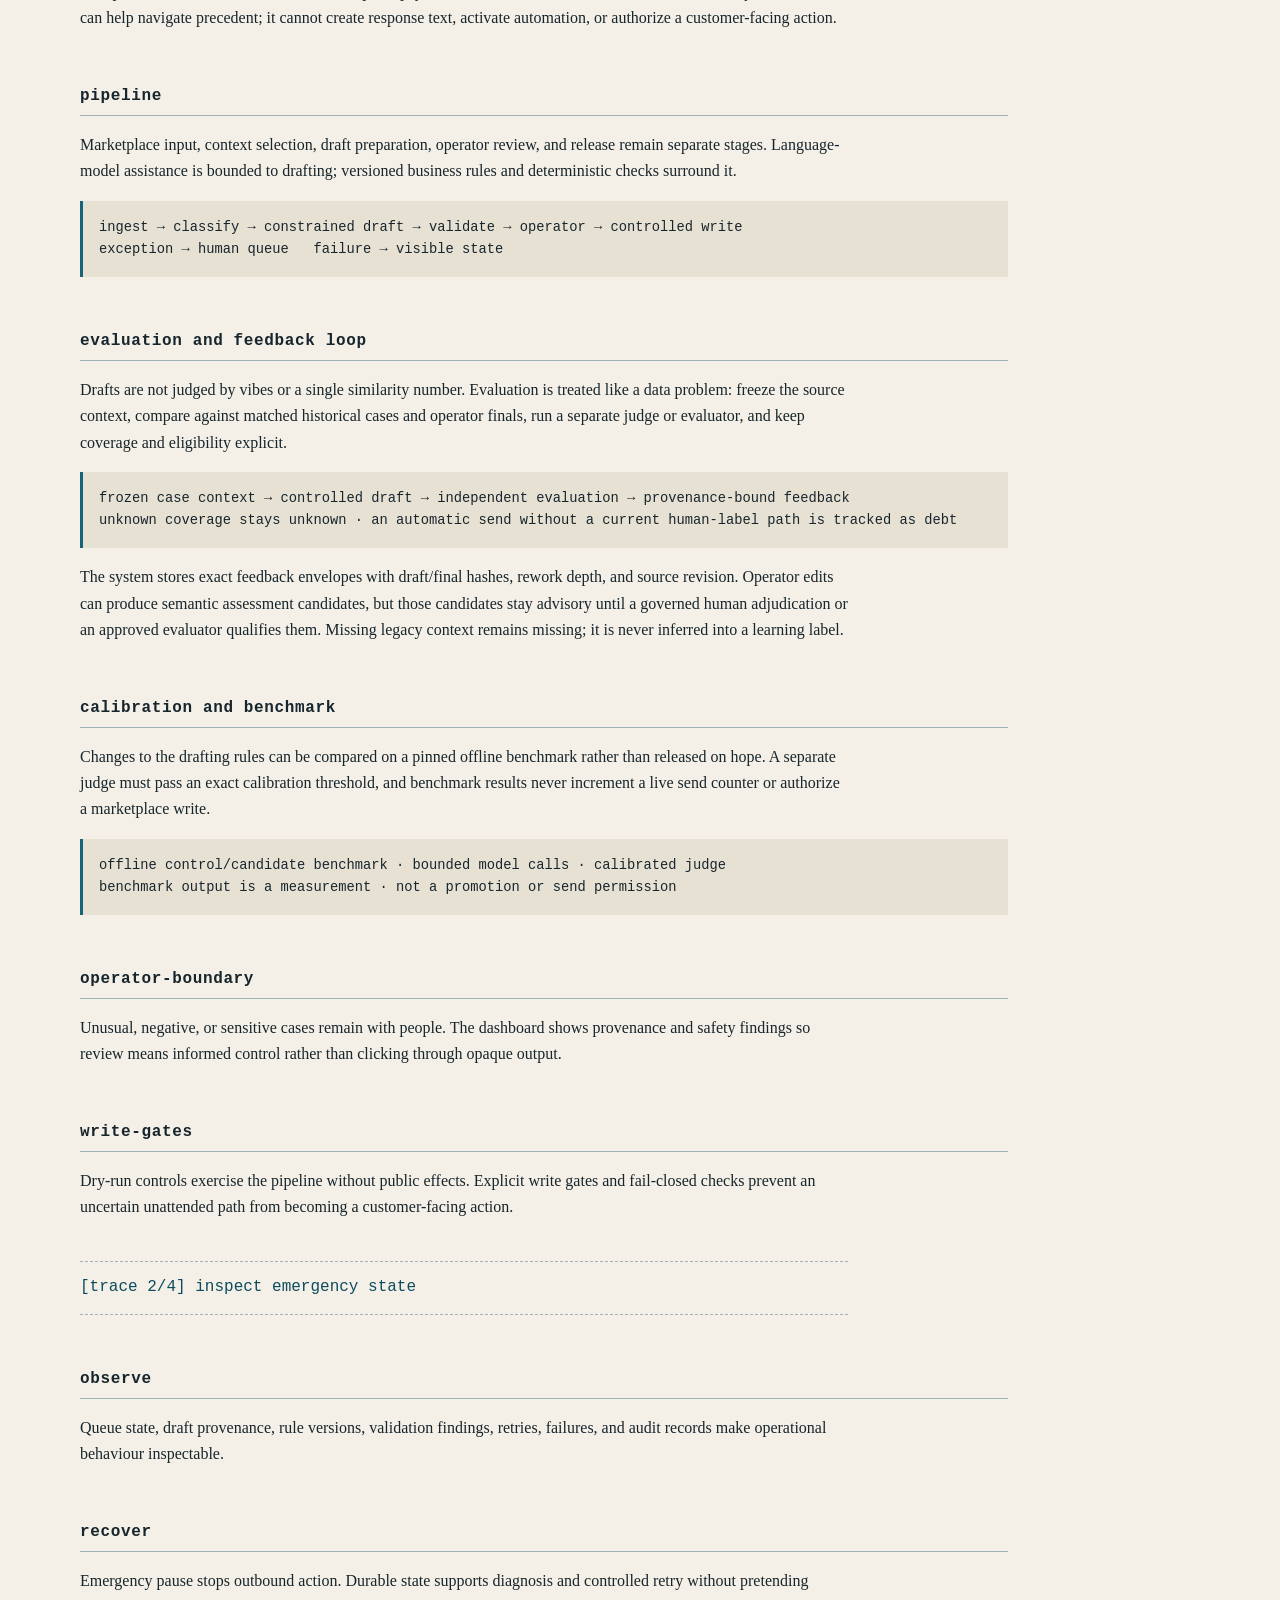
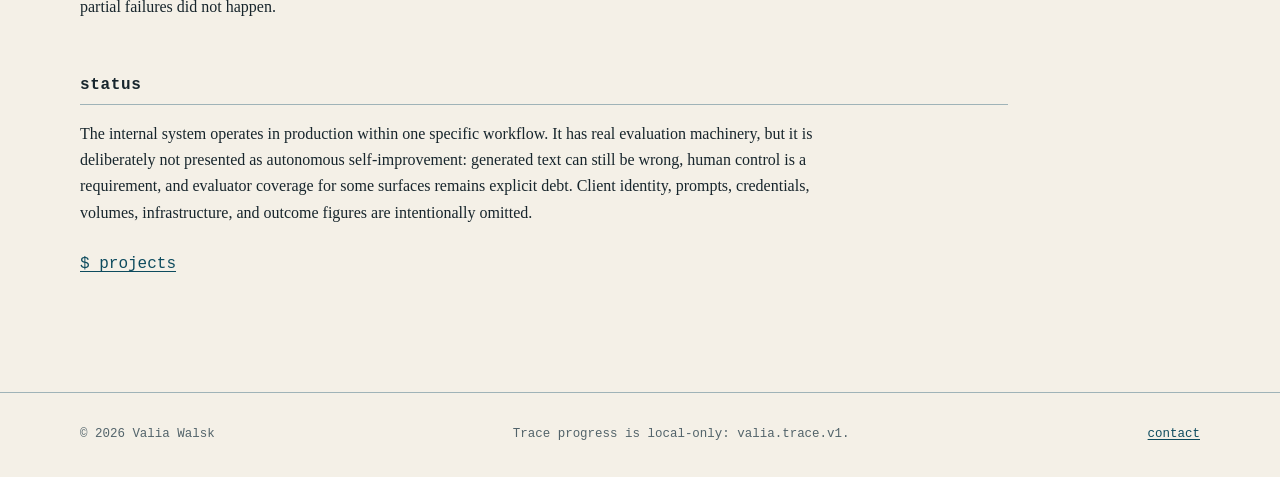
<file: case-studies/review-response.html>
<!doctype html><html lang="en"><head><meta charset="utf-8"><meta name="viewport" content="width=device-width,initial-scale=1"><title>Review-response LLM evaluation system — Valia Walsk</title><meta name="description" content="A production LLM workflow with immutable feedback provenance, model evaluation, calibration, and human-gated writes."><link rel="canonical" href="https://peace-for-all.github.io/case-studies/review-response.html"><link rel="icon" href="/assets/favicon.svg" type="image/svg+xml"><link rel="stylesheet" href="/assets/site.css"><script type="module" src="/assets/console.js"></script><script type="module" src="/assets/support-case.js"></script></head><body><a class="skip-link" href="#main">Skip to main content</a><header><nav class="wrap" aria-label="Primary"><a class="name" href="/">valia@coast:~</a><ul><li><a href="/#projects">projects</a></li><li><a href="/#contact">contact</a></li></ul></nav></header><main id="main" class="wrap"><article class="casefile"><p class="manual-name">REVIEW-SYSTEM(1) · anonymized case file · production LLM evaluation and reliability</p><h1>Review-response LLM evaluation system</h1><p class="lede">A production workflow where generated drafts are evaluated, feedback is frozen with provenance, and a human still controls every public write—not a text generator left alone with the keys.</p><dl class="case-meta"><div><dt>stack</dt><dd>Python · LLM generation and evaluation · operator dashboard · immutable audit state</dd></div><div><dt>boundary</dt><dd>model results are evidence, not authority</dd></div></dl>
<h2 id="case-lab">the message is not the situation</h2><p>A marketplace customer asked a question that looked ready for a stock-answer template. Investigate the anonymized, reconstructed case yourself—or ask an agent with WebMCP site tools to inspect it alongside you.</p>
<div class="case-lab" aria-labelledby="customer-message-label"><p id="customer-message-label" class="case-lab-label">public marketplace question</p><blockquote>“Is this product available?”</blockquote><p class="surface-temptation">Tempting answer: “Yes, you can buy it here.”</p><p class="agent-prompt"><strong>Try with an agent:</strong> “Inspect the connected evidence one source at a time, tell me when the interpretation is still uncertain, then place your final assessment on the page.”</p>
<div class="evidence-controls" aria-label="Connected evidence sources"><button type="button" data-reveal-evidence="order_record">Inspect order record</button><button type="button" data-reveal-evidence="incident_log">Inspect incident log</button><button type="button" data-reveal-evidence="support_chat">Inspect support chat</button></div><p id="case-status" class="case-lab-status" aria-live="polite">0/3 connected sources inspected.</p><p id="case-field-note" class="case-field-note" hidden></p>
<ol class="evidence-stack"><li data-evidence="order_record" hidden><strong>order record</strong><span>The customer had already placed an order and was waiting for delivery.</span></li><li data-evidence="incident_log" hidden><strong>incident log</strong><span>A fulfilment outage affected the marketplace during the relevant period.</span></li><li data-evidence="support_chat" hidden><strong>support chat</strong><span>The customer had asked support for help and received no response before posting publicly.</span></li></ol>
<div id="case-assessment" class="case-assessment" hidden aria-live="polite"><p class="case-lab-label">agent assessment</p><p id="assessment-verdict"></p><p id="assessment-rationale"></p><p id="assessment-note" class="case-assessment-note"></p></div></div>
<p>The sentence alone described availability. The connected journey described an unfulfilled order and a customer escalating through the channel that still answered. The system could only know this if questions, orders, incidents, and chats were actually tied together.</p>
<div class="evidence">principle: the message is not the situation<br>failure mode: fluent response · wrong workflow · silent success<br>authority: evidence informs review · similarity never authorizes send</div>
<h2 id="situation-map">the map that knows where it is blank</h2><p>The case space is too large and language-dependent to flatten into an exact list of templates. A bounded k-nearest-neighbour pilot represents support situations by operational coordinates and finds comparable operator-reviewed cases.</p><p>It distinguishes <strong>known</strong> regions, where nearby decisions agree; <strong>disputed</strong> regions, where disagreement may expose a missing dimension; and the <strong>frontier</strong>, where sparse evidence should return the problem to a person. Unknown is a valid coordinate, not an invitation to invent context.</p><p>This pilot is deterministic, limited to marketplace payment, return, and refund scenarios, and deliberately inactive. It can help navigate precedent; it cannot create response text, activate automation, or authorize a customer-facing action.</p>
<h2 id="pipeline">pipeline</h2><p>Marketplace input, context selection, draft preparation, operator review, and release remain separate stages. Language-model assistance is bounded to drafting; versioned business rules and deterministic checks surround it.</p><div class="evidence">ingest → classify → constrained draft → validate → operator → controlled write<br>exception → human queue &nbsp; failure → visible state</div>
<h2 id="evaluation">evaluation and feedback loop</h2><p>Drafts are not judged by vibes or a single similarity number. Evaluation is treated like a data problem: freeze the source context, compare against matched historical cases and operator finals, run a separate judge or evaluator, and keep coverage and eligibility explicit.</p><div class="evidence">frozen case context → controlled draft → independent evaluation → provenance-bound feedback<br>unknown coverage stays unknown · an automatic send without a current human-label path is tracked as debt</div><p>The system stores exact feedback envelopes with draft/final hashes, rework depth, and source revision. Operator edits can produce semantic assessment candidates, but those candidates stay advisory until a governed human adjudication or an approved evaluator qualifies them. Missing legacy context remains missing; it is never inferred into a learning label.</p>
<h2 id="calibration">calibration and benchmark</h2><p>Changes to the drafting rules can be compared on a pinned offline benchmark rather than released on hope. A separate judge must pass an exact calibration threshold, and benchmark results never increment a live send counter or authorize a marketplace write.</p><div class="evidence">offline control/candidate benchmark · bounded model calls · calibrated judge<br>benchmark output is a measurement · not a promotion or send permission</div>
<h2 id="operator-boundary">operator-boundary</h2><p>Unusual, negative, or sensitive cases remain with people. The dashboard shows provenance and safety findings so review means informed control rather than clicking through opaque output.</p>
<h2 id="write-gates">write-gates</h2><p>Dry-run controls exercise the pipeline without public effects. Explicit write gates and fail-closed checks prevent an uncertain unattended path from becoming a customer-facing action.</p>
<details class="trace" data-trace="2"><summary>[trace 2/4] inspect emergency state</summary><p>During trouble, the most important “model” may be the emergency-pause state.</p></details>
<h2 id="observe">observe</h2><p>Queue state, draft provenance, rule versions, validation findings, retries, failures, and audit records make operational behaviour inspectable.</p>
<h2 id="recover">recover</h2><p>Emergency pause stops outbound action. Durable state supports diagnosis and controlled retry without pretending partial failures did not happen.</p>
<h2 id="status">status</h2><p>The internal system operates in production within one specific workflow. It has real evaluation machinery, but it is deliberately not presented as autonomous self-improvement: generated text can still be wrong, human control is a requirement, and evaluator coverage for some surfaces remains explicit debt. Client identity, prompts, credentials, volumes, infrastructure, and outcome figures are intentionally omitted.</p><p><a class="return-command" href="/#projects">$ projects</a></p></article></main><footer><div class="wrap"><span>© 2026 Valia Walsk</span><span>Trace progress is local-only: <code>valia.trace.v1</code>.</span><a href="/#contact">contact</a></div></footer></body></html>
</file>
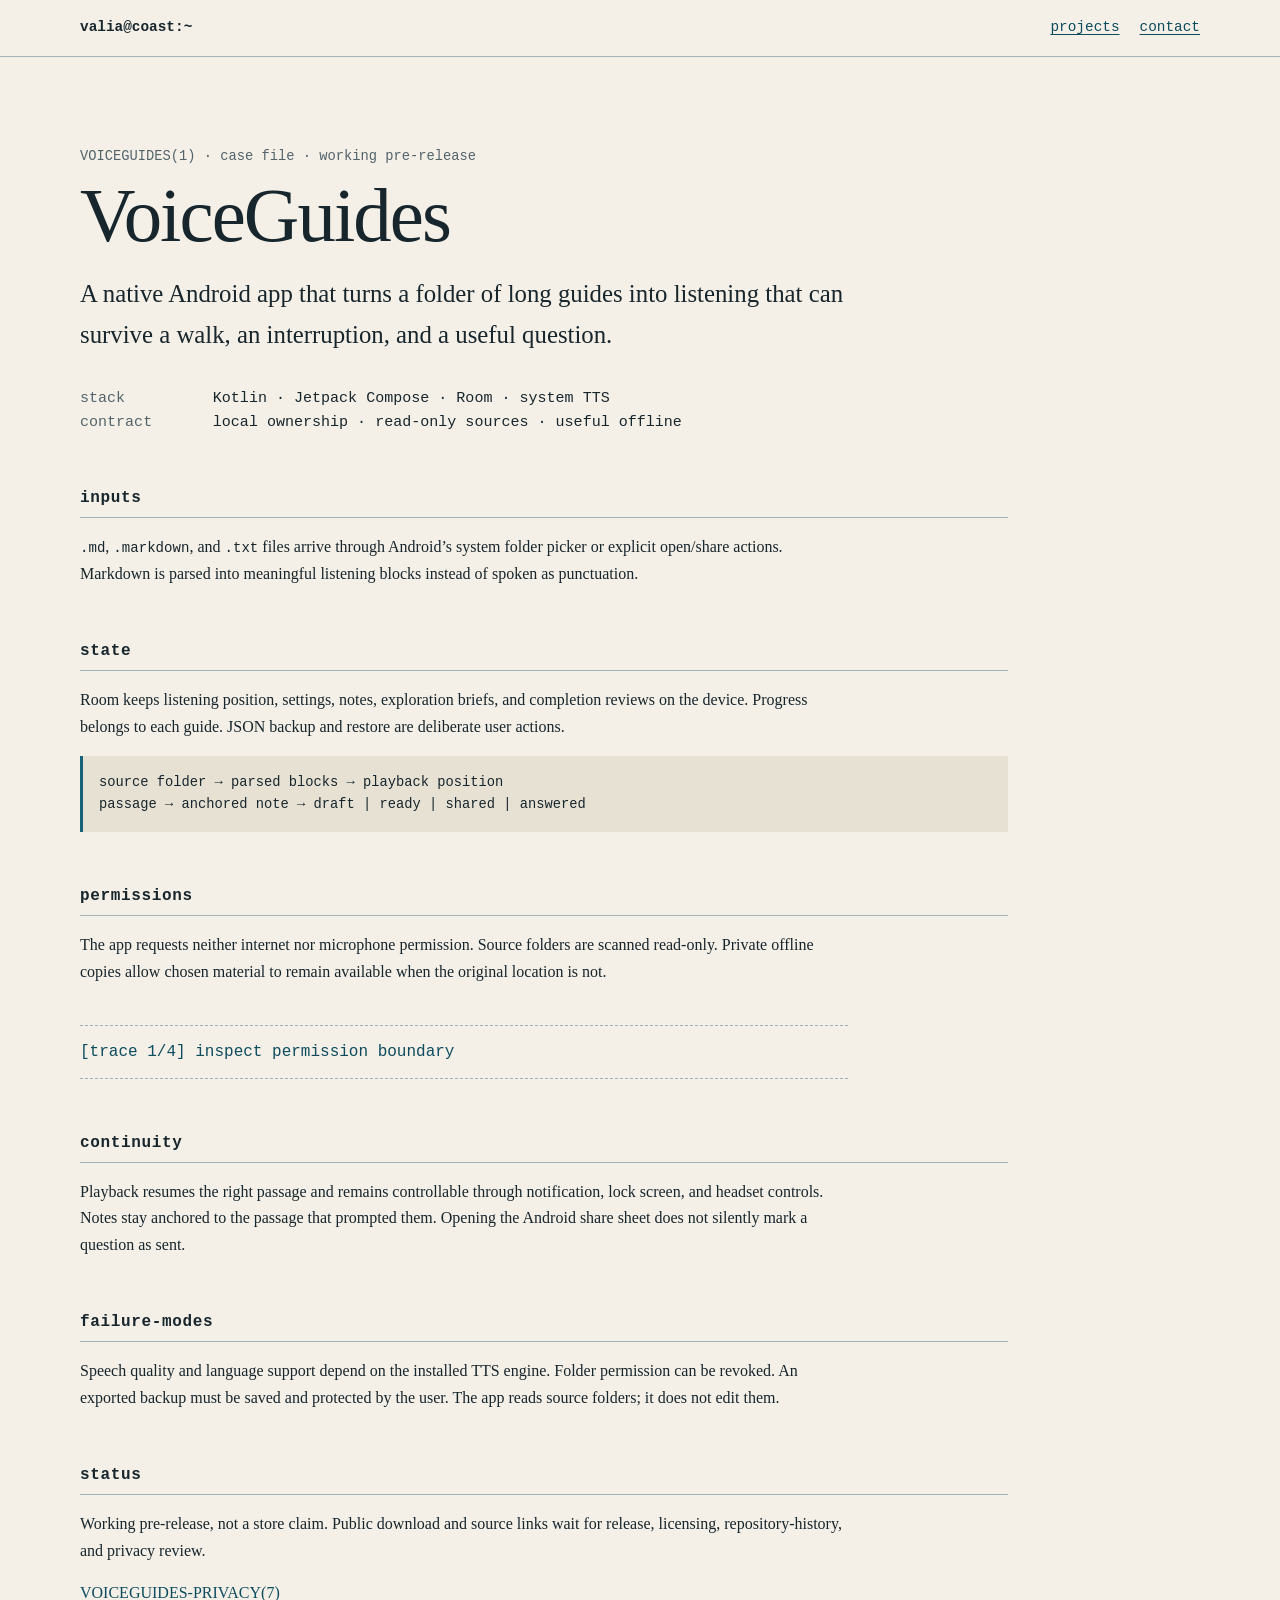
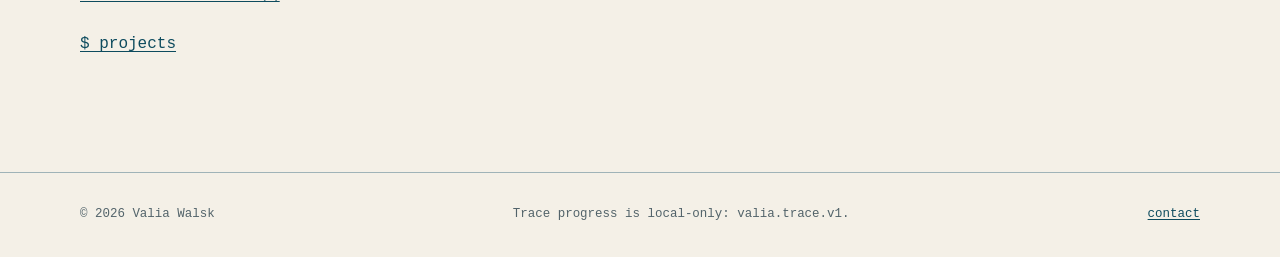
<file: case-studies/voiceguides.html>
<!doctype html><html lang="en"><head><meta charset="utf-8"><meta name="viewport" content="width=device-width,initial-scale=1"><title>VoiceGuides case file — Valia Walsk</title><meta name="description" content="VoiceGuides: a Kotlin Android app for local, offline listening with anchored notes."><link rel="canonical" href="https://peace-for-all.github.io/case-studies/voiceguides.html"><link rel="icon" href="/assets/favicon.svg" type="image/svg+xml"><link rel="stylesheet" href="/assets/site.css"><script type="module" src="/assets/console.js"></script></head><body><a class="skip-link" href="#main">Skip to main content</a><header><nav class="wrap" aria-label="Primary"><a class="name" href="/">valia@coast:~</a><ul><li><a href="/#projects">projects</a></li><li><a href="/#contact">contact</a></li></ul></nav></header><main id="main" class="wrap"><article class="casefile"><p class="manual-name">VOICEGUIDES(1) · case file · working pre-release</p><h1>VoiceGuides</h1><p class="lede">A native Android app that turns a folder of long guides into listening that can survive a walk, an interruption, and a useful question.</p><dl class="case-meta"><div><dt>stack</dt><dd>Kotlin · Jetpack Compose · Room · system TTS</dd></div><div><dt>contract</dt><dd>local ownership · read-only sources · useful offline</dd></div></dl>
<h2 id="inputs">inputs</h2><p><code>.md</code>, <code>.markdown</code>, and <code>.txt</code> files arrive through Android’s system folder picker or explicit open/share actions. Markdown is parsed into meaningful listening blocks instead of spoken as punctuation.</p>
<h2 id="state">state</h2><p>Room keeps listening position, settings, notes, exploration briefs, and completion reviews on the device. Progress belongs to each guide. JSON backup and restore are deliberate user actions.</p><div class="evidence">source folder → parsed blocks → playback position<br>passage → anchored note → draft | ready | shared | answered</div>
<h2 id="permissions">permissions</h2><p>The app requests neither internet nor microphone permission. Source folders are scanned read-only. Private offline copies allow chosen material to remain available when the original location is not.</p>
<details class="trace" data-trace="1"><summary>[trace 1/4] inspect permission boundary</summary><p>No microphone permission; keyboard dictation still works because the keyboard has its own job.</p></details>
<h2 id="continuity">continuity</h2><p>Playback resumes the right passage and remains controllable through notification, lock screen, and headset controls. Notes stay anchored to the passage that prompted them. Opening the Android share sheet does not silently mark a question as sent.</p>
<h2 id="failure-modes">failure-modes</h2><p>Speech quality and language support depend on the installed TTS engine. Folder permission can be revoked. An exported backup must be saved and protected by the user. The app reads source folders; it does not edit them.</p>
<h2 id="status">status</h2><p>Working pre-release, not a store claim. Public download and source links wait for release, licensing, repository-history, and privacy review.</p><p><a href="/voiceguides/privacy.html">VOICEGUIDES-PRIVACY(7)</a></p><p><a class="return-command" href="/#projects">$ projects</a></p></article></main><footer><div class="wrap"><span>© 2026 Valia Walsk</span><span>Trace progress is local-only: <code>valia.trace.v1</code>.</span><a href="/#contact">contact</a></div></footer></body></html>
</file>
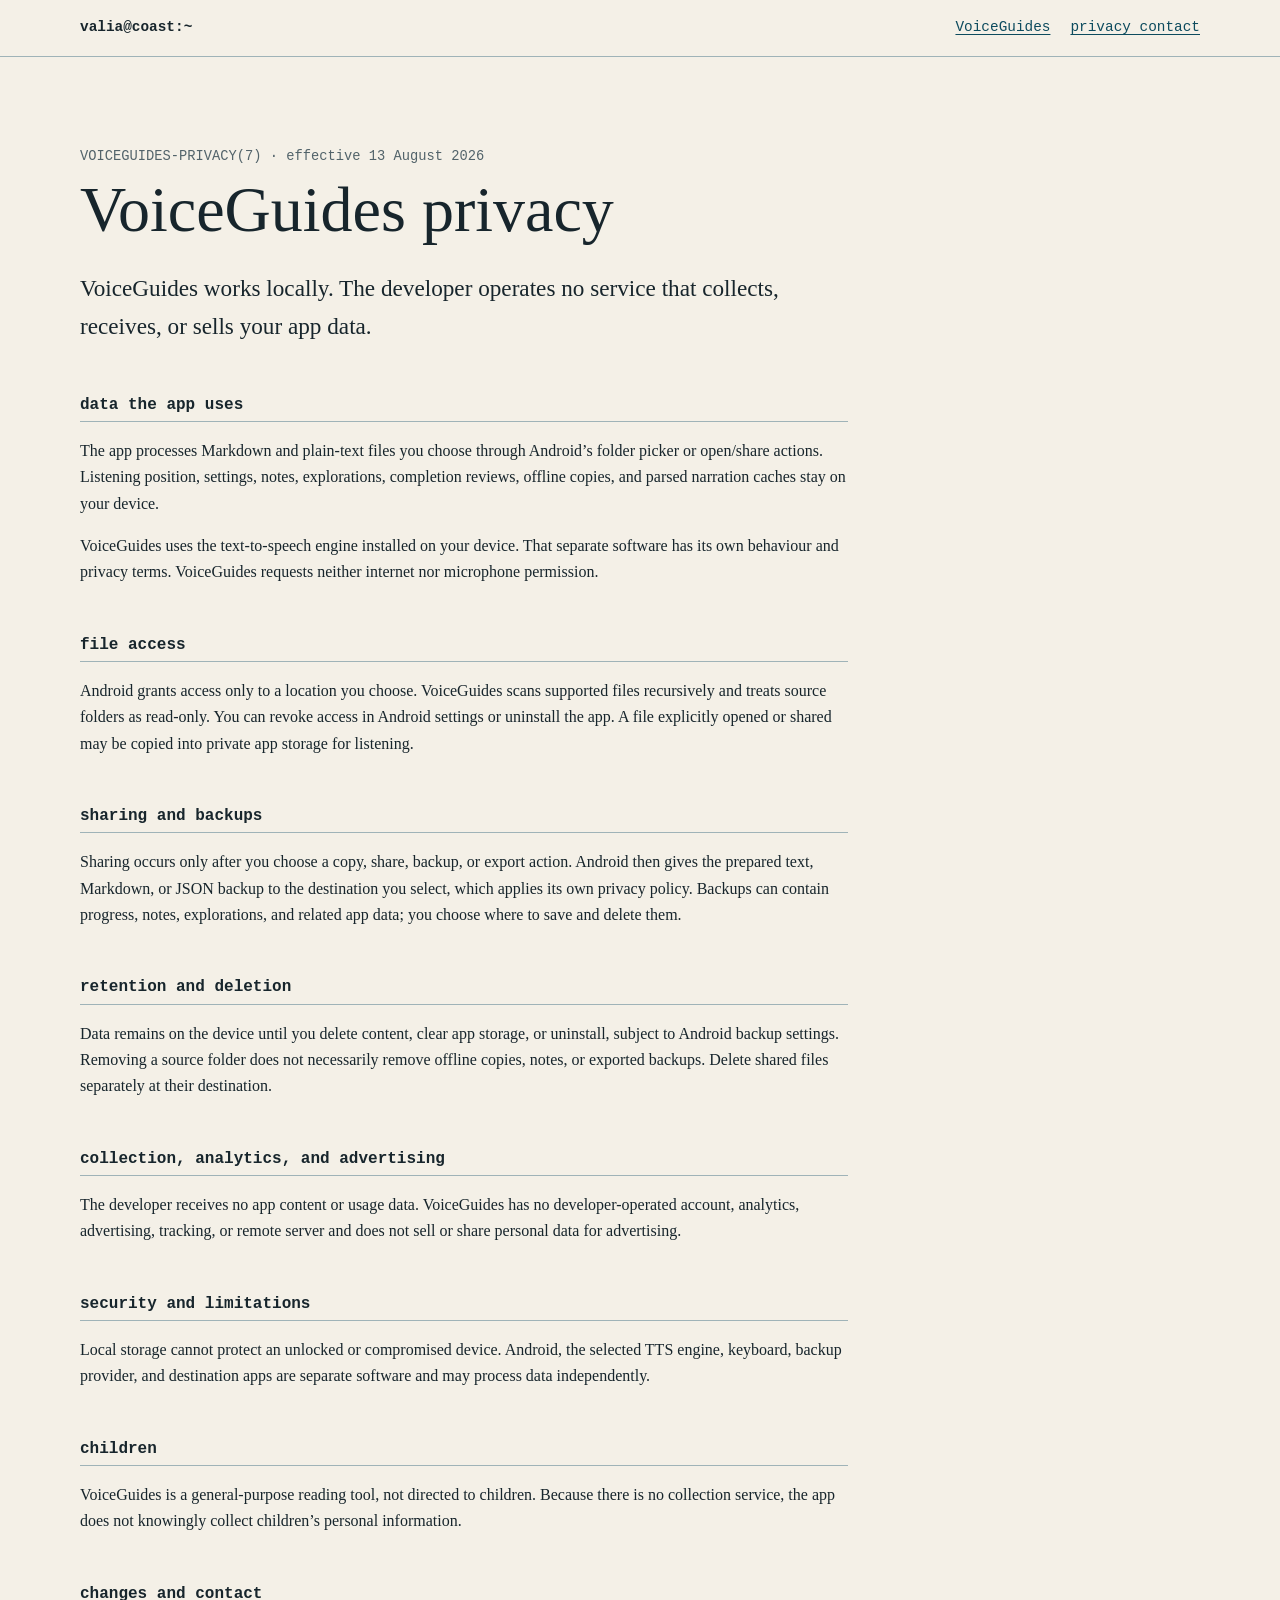
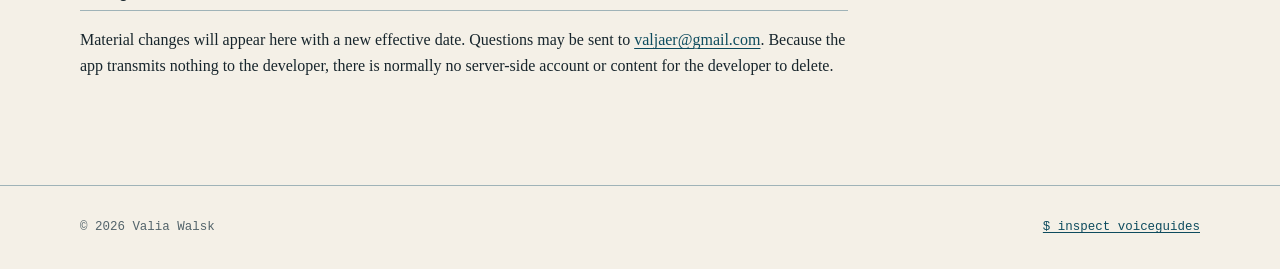
<file: voiceguides/privacy.html>
<!doctype html><html lang="en"><head><meta charset="utf-8"><meta name="viewport" content="width=device-width,initial-scale=1"><title>VOICEGUIDES-PRIVACY(7) — Valia Walsk</title><meta name="description" content="Privacy policy for the VoiceGuides Android app."><link rel="canonical" href="https://peace-for-all.github.io/voiceguides/privacy.html"><link rel="icon" href="/assets/favicon.svg" type="image/svg+xml"><link rel="stylesheet" href="/assets/site.css"></head><body><a class="skip-link" href="#main">Skip to main content</a><header><nav class="wrap" aria-label="Primary"><a class="name" href="/">valia@coast:~</a><ul><li><a href="/case-studies/voiceguides.html">VoiceGuides</a></li><li><a href="mailto:valjaer@gmail.com">privacy contact</a></li></ul></nav></header><main id="main" class="wrap"><article class="prose"><p class="manual-name">VOICEGUIDES-PRIVACY(7) · effective 13 August 2026</p><h1>VoiceGuides privacy</h1><p class="lede">VoiceGuides works locally. The developer operates no service that collects, receives, or sells your app data.</p>
<h2>data the app uses</h2><p>The app processes Markdown and plain-text files you choose through Android’s folder picker or open/share actions. Listening position, settings, notes, explorations, completion reviews, offline copies, and parsed narration caches stay on your device.</p><p>VoiceGuides uses the text-to-speech engine installed on your device. That separate software has its own behaviour and privacy terms. VoiceGuides requests neither internet nor microphone permission.</p>
<h2>file access</h2><p>Android grants access only to a location you choose. VoiceGuides scans supported files recursively and treats source folders as read-only. You can revoke access in Android settings or uninstall the app. A file explicitly opened or shared may be copied into private app storage for listening.</p>
<h2>sharing and backups</h2><p>Sharing occurs only after you choose a copy, share, backup, or export action. Android then gives the prepared text, Markdown, or JSON backup to the destination you select, which applies its own privacy policy. Backups can contain progress, notes, explorations, and related app data; you choose where to save and delete them.</p>
<h2>retention and deletion</h2><p>Data remains on the device until you delete content, clear app storage, or uninstall, subject to Android backup settings. Removing a source folder does not necessarily remove offline copies, notes, or exported backups. Delete shared files separately at their destination.</p>
<h2>collection, analytics, and advertising</h2><p>The developer receives no app content or usage data. VoiceGuides has no developer-operated account, analytics, advertising, tracking, or remote server and does not sell or share personal data for advertising.</p>
<h2>security and limitations</h2><p>Local storage cannot protect an unlocked or compromised device. Android, the selected TTS engine, keyboard, backup provider, and destination apps are separate software and may process data independently.</p>
<h2>children</h2><p>VoiceGuides is a general-purpose reading tool, not directed to children. Because there is no collection service, the app does not knowingly collect children’s personal information.</p>
<h2>changes and contact</h2><p>Material changes will appear here with a new effective date. Questions may be sent to <a href="mailto:valjaer@gmail.com">valjaer@gmail.com</a>. Because the app transmits nothing to the developer, there is normally no server-side account or content for the developer to delete.</p></article></main><footer><div class="wrap"><span>© 2026 Valia Walsk</span><a href="/case-studies/voiceguides.html">$ inspect voiceguides</a></div></footer></body></html>
</file>
<file: assets/site.css>
:root{color-scheme:light;--paper:#f4f0e7;--deep:#e7e1d4;--ink:#17252c;--muted:#52636a;--sea:#17647a;--sea-dark:#0d4b5e;--line:#9fb3b8;--focus:#b54d18;--mono:ui-monospace,SFMono-Regular,Consolas,"Liberation Mono",monospace;--serif:Iowan Old Style,Palatino Linotype,Book Antiqua,Palatino,Georgia,serif}
*{box-sizing:border-box}[hidden]{display:none!important}html{scroll-behavior:smooth;scroll-padding-top:1rem}body{margin:0;background:var(--paper);color:var(--ink);font:1rem/1.65 var(--serif);text-rendering:optimizeLegibility}a{color:var(--sea-dark);text-underline-offset:.2em;text-decoration-thickness:.08em}a:hover{color:var(--sea)}a:focus-visible,button:focus-visible,input:focus-visible,summary:focus-visible{outline:3px solid var(--focus);outline-offset:3px}.skip-link{position:absolute;left:1rem;top:-6rem;z-index:10;padding:.7rem 1rem;background:var(--ink);color:var(--paper);font-family:var(--mono)}.skip-link:focus{top:1rem}.wrap{width:min(70rem,calc(100% - 2rem));margin-inline:auto}.measure{max-width:48rem}header{padding-block:1rem;border-bottom:1px solid var(--line);font-family:var(--mono);font-size:.9rem}nav{display:flex;align-items:baseline;justify-content:space-between;gap:1rem}nav ul{display:flex;flex-wrap:wrap;gap:.3rem 1.25rem;margin:0;padding:0;list-style:none}.name{color:var(--ink);font-weight:700;text-decoration:none}main{padding-block:clamp(2.5rem,7vw,6rem)}section{padding-block:clamp(2.3rem,6vw,4.8rem);border-top:1px solid var(--line)}section:first-child{padding-top:0;border:0}.prompt-line{margin:0 0 1.4rem;font:500 clamp(.95rem,2.4vw,1.1rem)/1.5 var(--mono);overflow-wrap:anywhere}.command,.tap-command{display:inline-flex;min-height:44px;align-items:center;padding:.45rem .2rem;border:0;background:transparent;color:var(--sea-dark);font:inherit;text-decoration:underline;text-underline-offset:.2em;cursor:pointer}.prompt-line .command{margin-block:-.45rem}.human-output{font-size:clamp(1.16rem,2.4vw,1.45rem);line-height:1.62}.human-output p{margin:0 0 1.25rem}.status-list,.case-meta{margin:2rem 0 0;font:clamp(.82rem,2vw,.94rem)/1.55 var(--mono)}.status-list div,.case-meta div{display:grid;grid-template-columns:7.5rem minmax(0,1fr);gap:.8rem}.status-list dt,.case-meta dt{color:var(--muted)}.status-list dd,.case-meta dd{margin:0}.coast{margin:0;overflow:hidden;background:#8297a9}.coast picture{display:contents}.coast img{display:block;width:100%;height:auto;aspect-ratio:2/1;object-fit:cover}.coast figcaption{padding:.55rem .75rem;background:var(--deep);color:var(--muted);font:.78rem/1.4 var(--mono)}.listing article{padding:1.15rem 0;border-bottom:1px dashed var(--line)}.listing article:first-child{padding-top:0}.listing article:last-child{border:0}.listing p{max-width:48rem;margin:.3rem 0}.file-line{display:flex;flex-wrap:wrap;justify-content:space-between;gap:.25rem 1rem;align-items:baseline;font-family:var(--mono)}.file-line span,.file-line small{color:var(--muted);font-size:.78rem}.tap-command{font:.85rem/1.4 var(--mono)}.contact-links{display:grid;gap:.3rem;margin:1.4rem 0 0;padding:0;list-style:none;font-family:var(--mono)}.contact-links li{display:flex;flex-wrap:wrap;align-items:center;gap:.25rem 1rem}.contact-links a{display:inline-flex;min-width:6.5rem;min-height:44px;align-items:center;font-weight:700}.contact-links span{color:var(--muted)}.console-disclosure{margin-top:clamp(2rem,6vw,5rem);padding-top:1rem;border-top:3px double var(--sea);font-family:var(--mono)}.console-disclosure>summary{display:flex;min-height:44px;width:max-content;align-items:center;color:var(--sea-dark);cursor:pointer;text-decoration:underline;text-underline-offset:.2em}.console-form{margin-top:1rem}.console-form label{display:block;margin-bottom:.4rem;font-size:.86rem;font-weight:700}.input-row{display:grid;grid-template-columns:auto minmax(0,1fr) auto;gap:.65rem;align-items:center}.input-row input{min-width:0;height:44px;padding:.55rem .65rem;border:1px solid var(--line);border-radius:0;background:#faf7f0;color:var(--ink);font:1rem var(--mono)}button{min-height:44px;padding:.5rem 1rem;border:1px solid var(--sea-dark);background:var(--sea-dark);color:var(--paper);font:700 .9rem var(--mono);cursor:pointer}.console-output{margin-top:1.2rem}.result{margin:0 0 1.2rem;padding-left:1rem;border-left:2px solid var(--line);white-space:pre-wrap;overflow-wrap:anywhere}.result .entered{display:block;color:var(--muted)}.result a{display:inline-flex;min-height:44px;align-items:center}.noscript{padding:1rem;background:var(--deep);font-family:var(--mono);font-size:.85rem}footer{padding-block:2rem;border-top:1px solid var(--line);color:var(--muted);font:.78rem/1.5 var(--mono)}footer .wrap{display:flex;flex-wrap:wrap;justify-content:space-between;gap:1rem 2rem}
.listing article.agent-match{margin-inline:-.75rem;padding-inline:.75rem;border-left:3px solid var(--focus);background:rgb(181 77 24/.07)}.webmcp-status{max-width:48rem;margin:1rem 0 0;color:var(--muted);font:.82rem/1.5 var(--mono)}
.listing .agent-badge{display:inline-flex;min-height:44px;align-items:center;gap:.45rem;padding:.15rem .7rem;border:1px solid var(--sea);border-radius:999px;background:rgb(23 100 122/.06);font:.76rem/1.4 var(--mono);text-decoration:none}.agent-badge:hover{background:rgb(23 100 122/.12)}
/* case files */.casefile{max-width:58rem}.casefile h1{margin:.35rem 0 1rem;font:500 clamp(2.3rem,7vw,4.8rem)/1.08 var(--serif);letter-spacing:-.025em}.manual-name,.casefile h2{font-family:var(--mono)}.manual-name{margin:0;color:var(--muted);font-size:.86rem}.casefile .lede{max-width:48rem;margin:0 0 2rem;font-size:clamp(1.2rem,2.5vw,1.55rem)}.casefile h2{margin:3.2rem 0 .8rem;padding-bottom:.35rem;border-bottom:1px solid var(--line);font-size:1rem;letter-spacing:.04em;text-transform:lowercase}.casefile p,.casefile ul{max-width:48rem}.casefile code{font-family:var(--mono);font-size:.88em}.evidence{margin:1rem 0;padding:1rem;border-left:3px solid var(--sea);background:var(--deep);font:.86rem/1.6 var(--mono)}.trace{max-width:48rem;margin:2.5rem 0;border-block:1px dashed var(--line);font-family:var(--mono)}.trace summary{display:flex;min-height:52px;align-items:center;color:var(--sea-dark);cursor:pointer}.trace p{font-family:var(--serif);font-size:1.08rem}.return-command{display:inline-flex;min-height:44px;align-items:center;font-family:var(--mono)}
@media (hover:hover) and (pointer:fine) and (min-width:48rem){.console-disclosure>summary{display:none}.console-disclosure:not([open])>.console-form,.console-disclosure:not([open])>.console-output{display:block}.console-disclosure{padding-top:1.5rem}}
@media(max-width:42rem){nav{align-items:flex-start;flex-direction:column}.file-line{align-items:flex-start;flex-direction:column}.file-line span{display:none}.status-list div,.case-meta div{grid-template-columns:1fr;gap:0;margin-bottom:.65rem}.coast img{aspect-ratio:4/3}.human-output br{display:none}footer .wrap{flex-direction:column}.casefile h2{margin-top:2.5rem}}
@media(prefers-reduced-motion:reduce){html{scroll-behavior:auto}}
@media print{body{background:#fff}.skip-link,nav ul,.console-disclosure,.tap-command{display:none!important}header{border:0}.coast{break-inside:avoid}a{color:inherit}}
.prose{max-width:48rem}.prose h1{margin:.4rem 0 1.2rem;font:500 clamp(2.2rem,6vw,4rem)/1.1 var(--serif)}.prose h2{margin:3rem 0 .7rem;padding-bottom:.3rem;border-bottom:1px solid var(--line);font:600 1rem/1.4 var(--mono)}.prose .lede{font-size:clamp(1.15rem,2.5vw,1.45rem)}
.prose>.eyebrow{margin:0;color:var(--muted);font:500 .82rem/1.5 var(--mono)}
.case-lab{max-width:48rem;margin:1.5rem 0 2rem;padding:clamp(1rem,3vw,1.5rem);border:1px solid var(--line);background:rgb(255 255 255/.22)}.case-lab blockquote{margin:.4rem 0 0;font-size:clamp(1.35rem,3vw,1.8rem)}.case-lab-label{margin:0;color:var(--muted);font:.75rem/1.4 var(--mono);text-transform:uppercase;letter-spacing:.05em}.surface-temptation{margin:.2rem 0 .8rem;color:var(--muted);font-style:italic}.agent-prompt{margin:0 0 1.2rem;padding:.75rem;border:1px dashed var(--line);font:.82rem/1.55 var(--mono)}.evidence-controls{display:flex;flex-wrap:wrap;gap:.6rem}.evidence-controls button{background:transparent;color:var(--sea-dark)}.evidence-controls button:disabled{border-color:var(--line);color:var(--muted);cursor:default}.case-lab-status{margin:.7rem 0;color:var(--muted);font:.78rem/1.5 var(--mono)}.case-field-note{margin:.7rem 0 0;color:var(--sea-dark);font:.82rem/1.5 var(--mono)}.evidence-stack{display:grid;gap:.6rem;margin:1rem 0;padding:0;list-style:none}.evidence-stack li{display:grid;grid-template-columns:8rem minmax(0,1fr);gap:1rem;padding:.75rem;border-left:3px solid var(--sea);background:var(--deep)}.evidence-stack strong{font:.78rem/1.5 var(--mono)}.case-assessment{margin-top:1rem;padding:1rem;border:2px solid var(--focus)}.case-assessment p{margin:.25rem 0}.case-assessment #assessment-rationale{color:var(--muted);font-size:.9rem}.case-assessment-note{font:.78rem/1.5 var(--mono)}
.intro-output{max-width:52rem}.experience-list{max-width:52rem}.experience-name{margin:0;font:600 clamp(1.3rem,3vw,1.7rem)/1.3 var(--serif)}.experience-scope{margin:.25rem 0 1.5rem;color:var(--muted);font: .88rem/1.5 var(--mono)}.experience-signals{margin:1.4rem 0 1.7rem;padding-block:1rem;border-block:1px dashed var(--line);font:.88rem/1.6 var(--mono)}.experience-signals div{display:grid;grid-template-columns:8rem minmax(0,1fr);gap:1rem}.experience-signals dt{color:var(--muted)}.experience-signals dd{margin:0}.experience-summary{font-size:1.15rem}.inline-links{display:flex;flex-wrap:wrap;align-items:center;gap:.75rem 1.5rem;margin-top:1.5rem;font-family:var(--mono);font-size:.85rem}.contact-section{border-top-color:var(--sea)}
.focus-grid{display:grid;grid-template-columns:repeat(3,minmax(0,1fr));gap:.8rem}.focus-card{display:flex;flex-direction:column;padding:1.1rem;border:1px solid var(--line);background:rgb(255 255 255/.2)}.focus-card h3{margin:0 0 .7rem;font:600 1.05rem/1.35 var(--serif)}.focus-card p{margin:.4rem 0}.focus-card .focus-link{margin-top:auto;padding-top:.8rem;font-family:var(--mono);font-size:.8rem}.focus-card a{display:inline-flex;min-height:44px;align-items:center}.project-focus{margin:.25rem 0 0!important;color:var(--muted);font:.78rem/1.5 var(--mono)}
.icebreakers{display:grid;grid-template-columns:repeat(3,1fr);gap:.75rem;margin:1.6rem 0}.icebreakers article{display:flex;flex-direction:column;padding:1rem;border:1px solid var(--line);background:rgb(255 255 255/.2)}.icebreakers p{margin:0 0 1rem}.icebreaker-label{color:var(--muted);font:.75rem/1.4 var(--mono);text-transform:lowercase}.icebreakers .copy-opener{align-self:flex-start;margin-top:auto;background:transparent;color:var(--sea-dark);font-size:.78rem}.copy-status{min-height:1.5em;margin:0;color:var(--muted);font:.78rem/1.5 var(--mono)}
.rehearsal-section{border-top-color:var(--sea)}.rehearsal-agent-prompt{padding:.75rem;border:1px dashed var(--line);font:.82rem/1.55 var(--mono)}.starter-grid{display:grid;grid-template-columns:repeat(2,minmax(0,1fr));gap:.65rem;max-width:48rem;margin:1.4rem 0}.starter-grid button{text-align:left;background:transparent;color:var(--sea-dark)}.rehearsal-scene,.conversation-card{max-width:48rem;margin:1rem 0;padding:1rem;border:1px solid var(--line);background:rgb(255 255 255/.22)}.rehearsal-scene h3{margin:.25rem 0;font:500 clamp(1.25rem,3vw,1.6rem)/1.3 var(--serif)}.rehearsal-example{font-size:1.2rem}.rehearsal-paths,.card-actions{display:flex;flex-wrap:wrap;align-items:center;gap:.65rem 1rem}.rehearsal-paths a{display:inline-flex;min-height:44px;align-items:center;font-family:var(--mono);font-size:.82rem}.conversation-card label{display:block;margin-top:1rem;font:700 .78rem/1.5 var(--mono)}.conversation-card textarea{display:block;width:100%;margin:.35rem 0;padding:.65rem;border:1px solid var(--line);border-radius:0;background:#faf7f0;color:var(--ink);font:1rem/1.45 var(--serif);resize:vertical}.card-evidence{margin:.8rem 0 .2rem;padding:.75rem;border-left:3px solid var(--sea);background:var(--deep);font:.8rem/1.5 var(--mono)}.secondary-action{background:transparent;color:var(--sea-dark)}.privacy-note{color:var(--muted);font:.76rem/1.5 var(--mono)}
@media(max-width:42rem){.experience-signals div,.evidence-stack li{grid-template-columns:1fr;gap:.2rem}.experience-signals div{margin-bottom:.65rem}.icebreakers,.starter-grid{grid-template-columns:1fr}.focus-grid{grid-template-columns:1fr}}

/* living diary */
.site-title{margin:0;font:inherit}.diary-shell,.diary-nav{display:none}.sr-only{position:absolute;width:1px;height:1px;padding:0;margin:-1px;overflow:hidden;clip:rect(0,0,0,0);white-space:nowrap;border:0}
.diary-mode .portfolio-nav,.diary-mode #about,.diary-mode #experience,.diary-mode #projects,.diary-mode #contact,.diary-mode #coast,.diary-mode #console,.diary-mode footer{display:none!important}.diary-mode .diary-nav{display:flex}.diary-mode .diary-shell{display:block;min-height:70vh;max-width:48rem;padding-top:0}.diary-mode main{padding-top:clamp(3.5rem,10vw,8rem)}
.diary-invitation{max-width:38rem;margin:0 0 1.7rem;font-size:clamp(1.2rem,2.8vw,1.55rem)}.diary-beat{margin:0 0 1.3rem;padding:1rem 1.1rem;border-left:3px solid var(--line);background:rgb(255 255 255/.18)}.diary-beat-label{margin:0 0 .4rem;color:var(--muted);font:.74rem/1.4 var(--mono);text-transform:lowercase}.diary-beat-text{margin:0;white-space:pre-line;font-size:clamp(1.12rem,2.4vw,1.38rem);line-height:1.55}.diary-aside{margin:.55rem 0 0;color:var(--muted);font-style:italic}.diary-beat-evidence{border-color:var(--sea);background:var(--deep)}.diary-beat-evidence .diary-beat-text{font:.88rem/1.6 var(--mono)}.diary-beat-inference{border:1px dashed var(--line);border-left:3px dashed var(--focus)}.diary-beat-inference .diary-beat-text{font-style:italic}.diary-beat a{display:inline-flex;min-height:44px;align-items:center;margin-top:.35rem;font:.8rem/1.4 var(--mono)}.diary-actions,.card-actions{display:flex;flex-wrap:wrap;align-items:center;gap:.65rem 1rem;margin-top:1rem}.diary-actions button:disabled{border-color:var(--line);background:transparent;color:var(--muted);cursor:default}.earlier-ink{margin:1.25rem 0;border-block:1px dashed var(--line)}.earlier-ink summary{display:flex;min-height:44px;align-items:center;color:var(--muted);font:.8rem/1.4 var(--mono);cursor:pointer}.earlier-ink .diary-beat{opacity:.8}.diary-beat.is-new{animation:ink-in .38s ease-out both}@keyframes ink-in{from{opacity:0;transform:translateY(.35rem)}to{opacity:1;transform:none}}
@media(max-width:42rem){.diary-mode nav{gap:.6rem}.diary-mode .diary-nav{gap:.2rem 1rem}.diary-mode main{padding-top:3rem}.diary-actions button{width:100%}}
@media(prefers-reduced-motion:reduce){.diary-beat.is-new{animation:none}}
</file>
